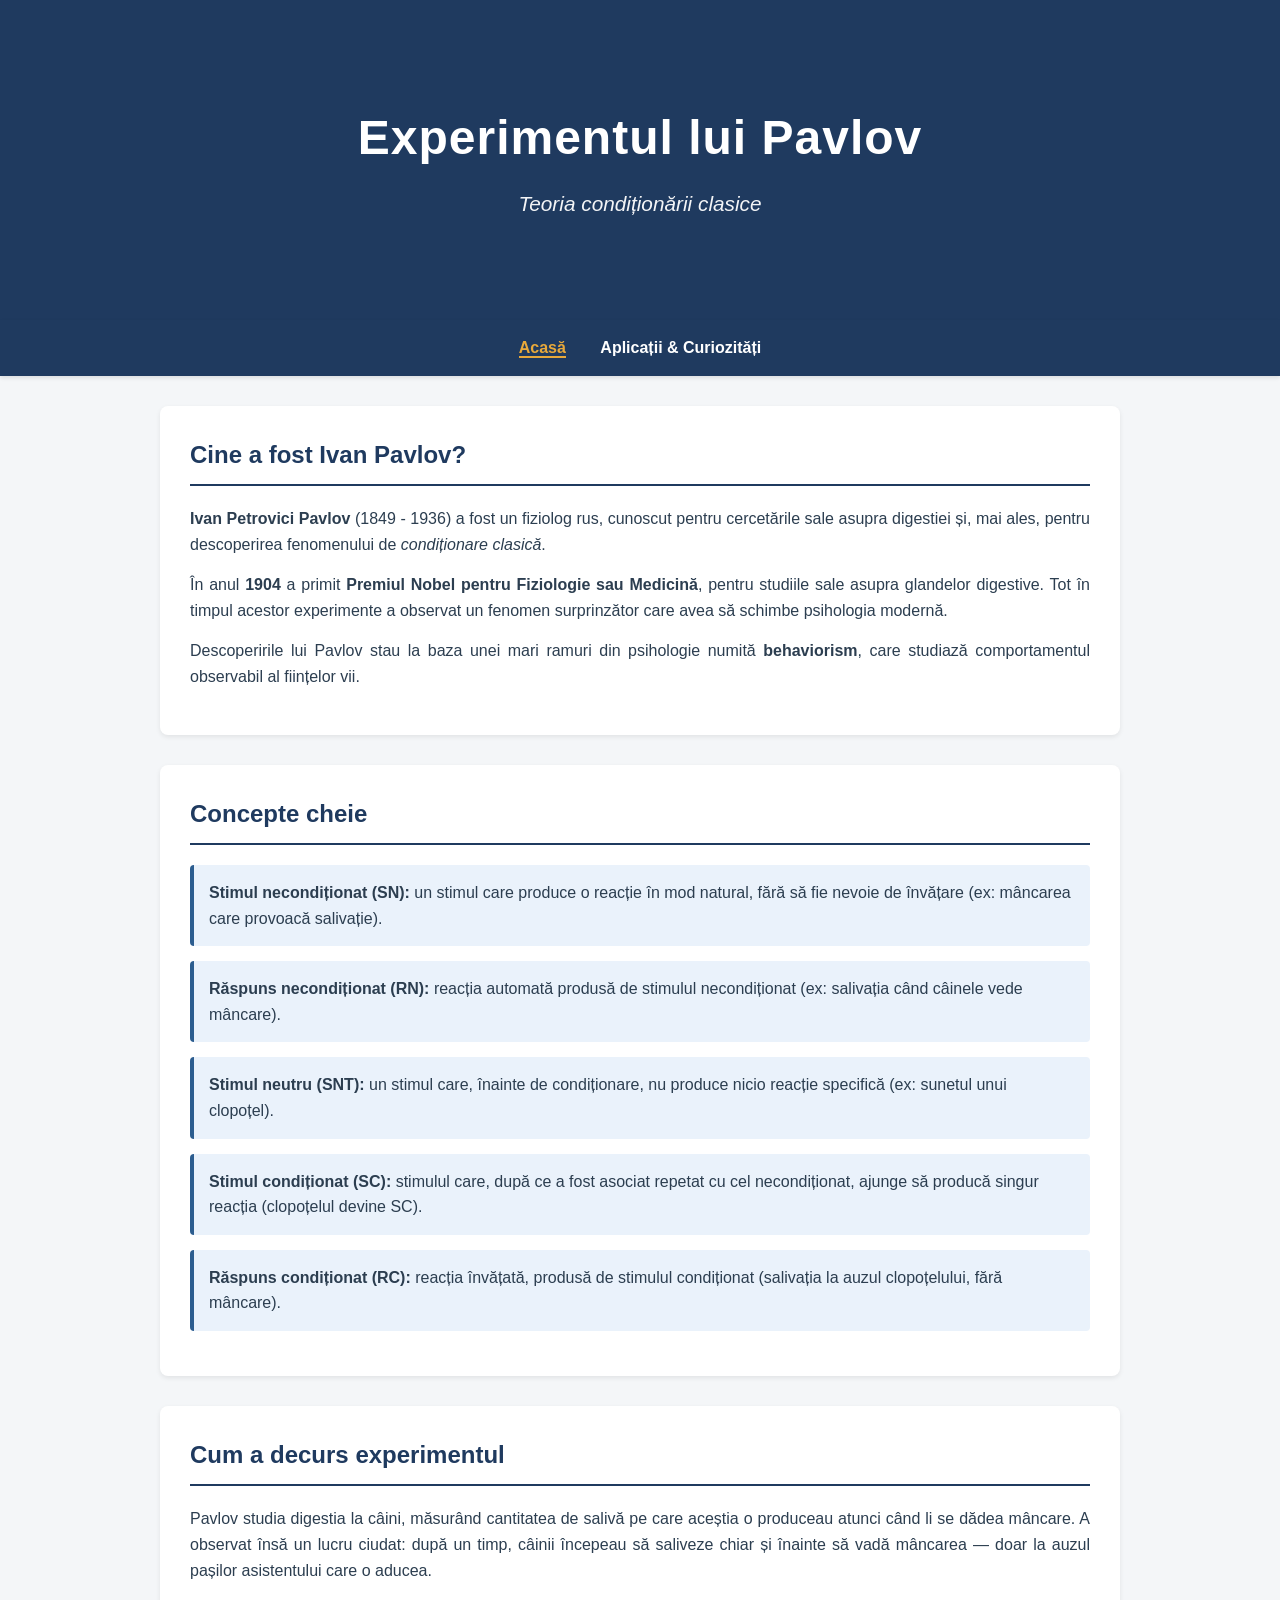
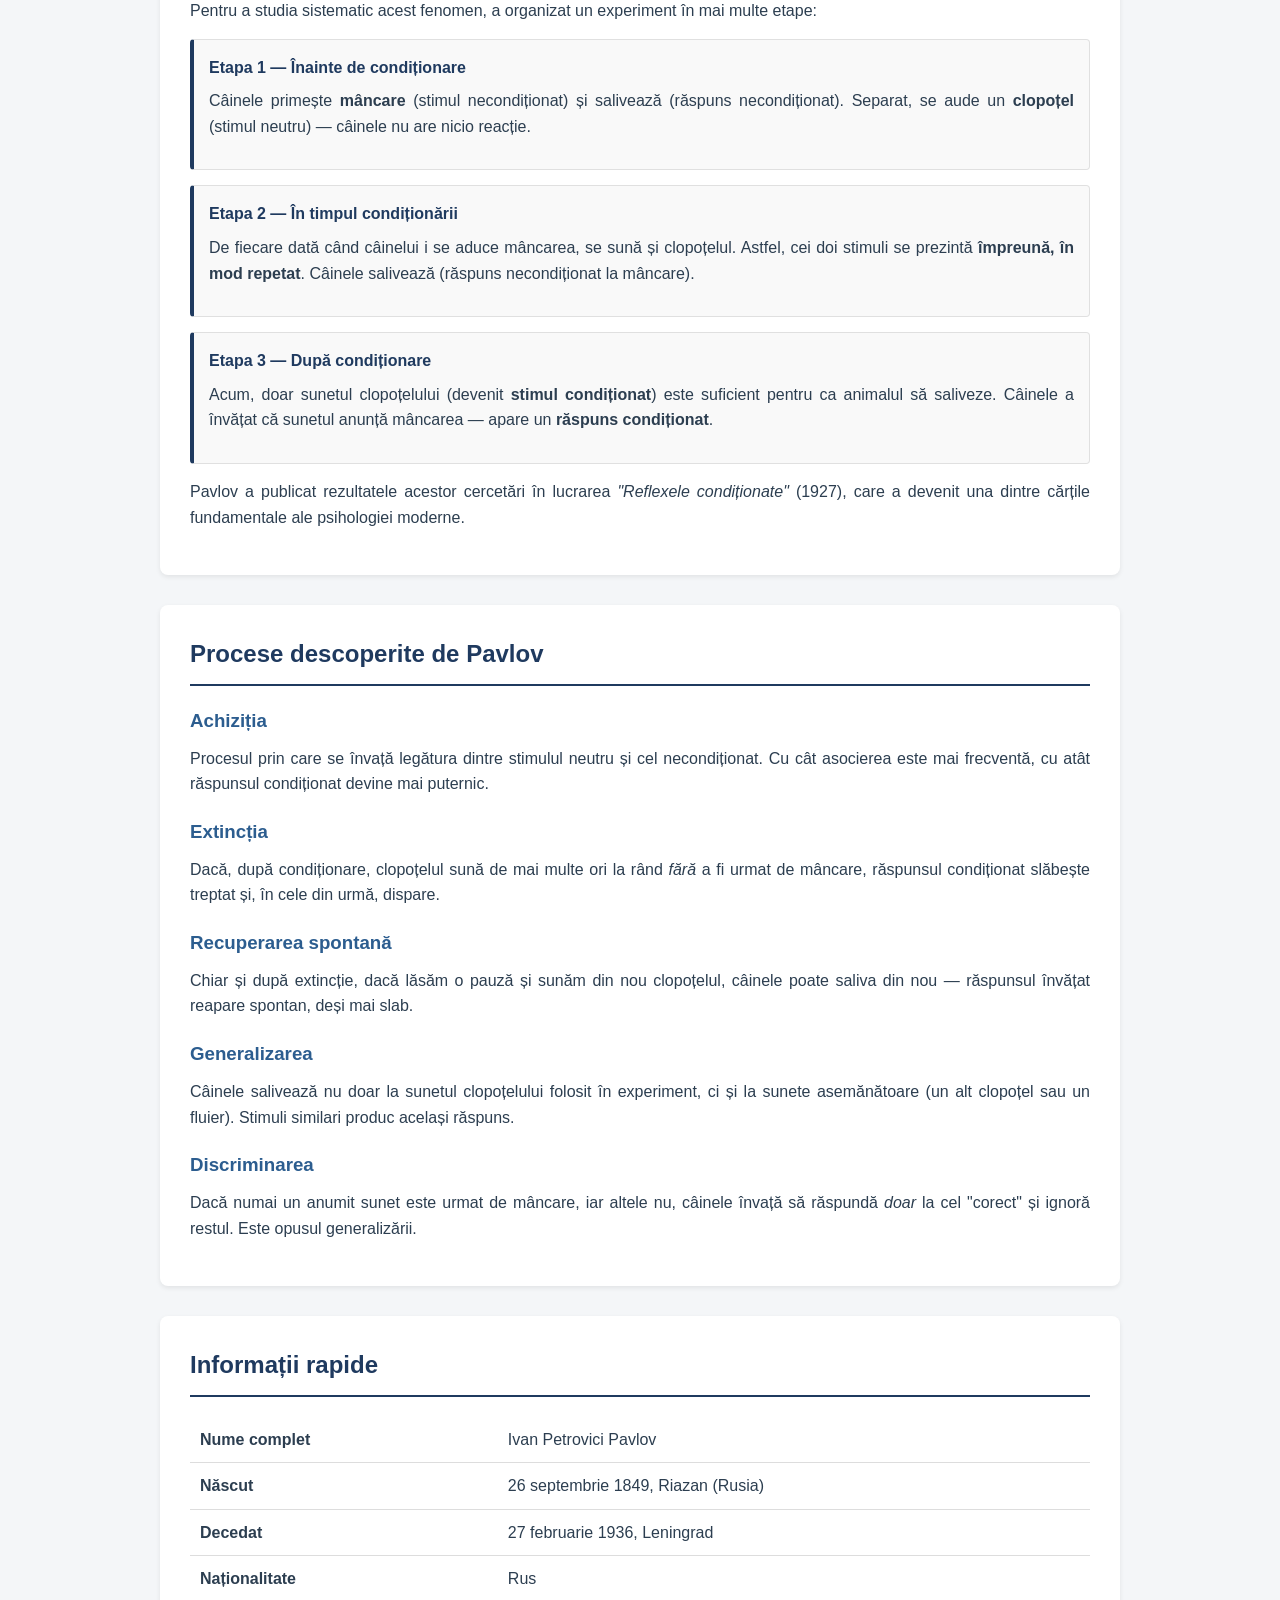
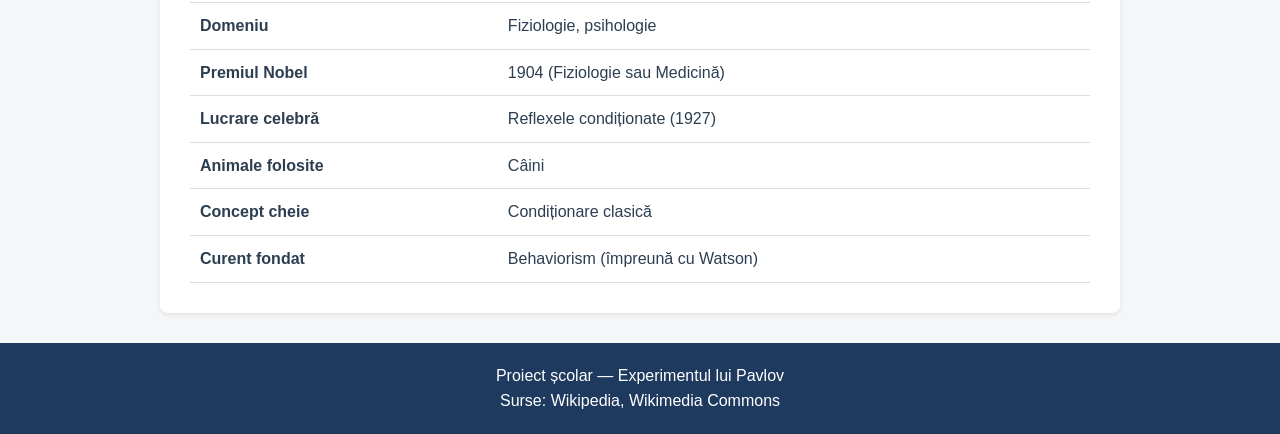
<file: index.html>
<!DOCTYPE html>
<!-- Limba paginii este romana, ca sa fie inteleasa de cititoarele de ecran -->
<html lang="ro">
<head>
    <!-- Setam codificarea pe UTF-8 ca sa apara corect diacriticele (ă, î, ș, ț, â) -->
    <meta charset="UTF-8">

    <!-- Face pagina sa arate bine si pe telefon (responsive) -->
    <meta name="viewport" content="width=device-width, initial-scale=1.0">

    <!-- Titlul care apare in tab-ul browserului -->
    <title>Experimentul lui Pavlov - Condiționarea clasică</title>

    <!-- Includem fisierul de stil partajat de ambele pagini -->
    <link rel="stylesheet" href="stil.css">

    <!-- Setam imaginea de fundal pentru antet (specifica acestei pagini) -->
    <!-- Folosim portretul lui Ivan Pavlov din Wikimedia Commons -->
    <style>
        header {
            background-image: linear-gradient(rgba(31, 58, 95, 0.7), rgba(31, 58, 95, 0.7)),
                              url('https://pymstatic.com/7157/conversions/ivan-pavlov-social.jpg');
        }
    </style>
</head>

<body>

    <!-- ANTETUL: titlul mare al paginii -->
    <header>
        <h1>Experimentul lui Pavlov</h1>
        <p>Teoria condiționării clasice</p>
    </header>

    <!-- MENIU DE NAVIGARE: link-uri catre cele doua pagini -->
    <!-- Clasa "activ" marcheaza pagina curenta -->
    <nav>
        <a href="index.html" class="activ">Acasă</a>
        <a href="atractii.html">Aplicații & Curiozități</a>
    </nav>

    <!-- CONTINUTUL PRINCIPAL al paginii -->
    <main>

        <!-- Sectiunea 1: Despre Pavlov si introducerea generala -->
        <section id="despre">
            <h2>Cine a fost Ivan Pavlov?</h2>
            <p>
                <strong>Ivan Petrovici Pavlov</strong> (1849 - 1936) a fost un
                fiziolog rus, cunoscut pentru cercetările sale asupra digestiei
                și, mai ales, pentru descoperirea fenomenului de
                <em>condiționare clasică</em>.
            </p>
            <p>
                În anul <strong>1904</strong> a primit
                <strong>Premiul Nobel pentru Fiziologie sau Medicină</strong>,
                pentru studiile sale asupra glandelor digestive. Tot în timpul
                acestor experimente a observat un fenomen surprinzător care
                avea să schimbe psihologia modernă.
            </p>
            <p>
                Descoperirile lui Pavlov stau la baza unei mari ramuri din
                psihologie numită <strong>behaviorism</strong>, care studiază
                comportamentul observabil al ființelor vii.
            </p>
        </section>

        <!-- Sectiunea 2: Concepte cheie -->
        <section id="concepte">
            <h2>Concepte cheie</h2>

            <div class="concept">
                <strong>Stimul necondiționat (SN):</strong> un stimul care
                produce o reacție în mod natural, fără să fie nevoie de învățare
                (ex: mâncarea care provoacă salivație).
            </div>

            <div class="concept">
                <strong>Răspuns necondiționat (RN):</strong> reacția automată
                produsă de stimulul necondiționat (ex: salivația când câinele
                vede mâncare).
            </div>

            <div class="concept">
                <strong>Stimul neutru (SNT):</strong> un stimul care, înainte
                de condiționare, nu produce nicio reacție specifică (ex: sunetul
                unui clopoțel).
            </div>

            <div class="concept">
                <strong>Stimul condiționat (SC):</strong> stimulul care, după
                ce a fost asociat repetat cu cel necondiționat, ajunge să
                producă singur reacția (clopoțelul devine SC).
            </div>

            <div class="concept">
                <strong>Răspuns condiționat (RC):</strong> reacția învățată,
                produsă de stimulul condiționat (salivația la auzul
                clopoțelului, fără mâncare).
            </div>
        </section>

        <!-- Sectiunea 3: Experimentul propriu-zis - etape -->
        <section id="experiment">
            <h2>Cum a decurs experimentul</h2>
            <p>
                Pavlov studia digestia la câini, măsurând cantitatea de salivă
                pe care aceștia o produceau atunci când li se dădea mâncare.
                A observat însă un lucru ciudat: după un timp, câinii începeau
                să saliveze chiar și înainte să vadă mâncarea — doar la auzul
                pașilor asistentului care o aducea.
            </p>
            <p>
                Pentru a studia sistematic acest fenomen, a organizat un
                experiment în mai multe etape:
            </p>

            <div class="etapa">
                <h4>Etapa 1 — Înainte de condiționare</h4>
                <p>
                    Câinele primește <strong>mâncare</strong> (stimul
                    necondiționat) și salivează (răspuns necondiționat).
                    Separat, se aude un <strong>clopoțel</strong> (stimul
                    neutru) — câinele nu are nicio reacție.
                </p>
            </div>

            <div class="etapa">
                <h4>Etapa 2 — În timpul condiționării</h4>
                <p>
                    De fiecare dată când câinelui i se aduce mâncarea, se sună
                    și clopoțelul. Astfel, cei doi stimuli se prezintă
                    <strong>împreună, în mod repetat</strong>. Câinele
                    salivează (răspuns necondiționat la mâncare).
                </p>
            </div>

            <div class="etapa">
                <h4>Etapa 3 — După condiționare</h4>
                <p>
                    Acum, doar sunetul clopoțelului (devenit
                    <strong>stimul condiționat</strong>) este suficient pentru
                    ca animalul să saliveze. Câinele a învățat că sunetul
                    anunță mâncarea — apare un
                    <strong>răspuns condiționat</strong>.
                </p>
            </div>

            <p>
                Pavlov a publicat rezultatele acestor cercetări în lucrarea
                <em>"Reflexele condiționate"</em> (1927), care a devenit una
                dintre cărțile fundamentale ale psihologiei moderne.
            </p>
        </section>

        <!-- Sectiunea 4: Procese suplimentare descoperite de Pavlov -->
        <section id="procese">
            <h2>Procese descoperite de Pavlov</h2>

            <h3>Achiziția</h3>
            <p>
                Procesul prin care se învață legătura dintre stimulul neutru
                și cel necondiționat. Cu cât asocierea este mai frecventă, cu
                atât răspunsul condiționat devine mai puternic.
            </p>

            <h3>Extincția</h3>
            <p>
                Dacă, după condiționare, clopoțelul sună de mai multe ori la
                rând <em>fără</em> a fi urmat de mâncare, răspunsul condiționat
                slăbește treptat și, în cele din urmă, dispare.
            </p>

            <h3>Recuperarea spontană</h3>
            <p>
                Chiar și după extincție, dacă lăsăm o pauză și sunăm din nou
                clopoțelul, câinele poate saliva din nou — răspunsul învățat
                reapare spontan, deși mai slab.
            </p>

            <h3>Generalizarea</h3>
            <p>
                Câinele salivează nu doar la sunetul clopoțelului folosit în
                experiment, ci și la sunete asemănătoare (un alt clopoțel sau
                un fluier). Stimuli similari produc același răspuns.
            </p>

            <h3>Discriminarea</h3>
            <p>
                Dacă numai un anumit sunet este urmat de mâncare, iar altele
                nu, câinele învață să răspundă <em>doar</em> la cel "corect"
                și ignoră restul. Este opusul generalizării.
            </p>
        </section>

        <!-- Sectiunea 5: Tabel cu informatii rapide despre Pavlov -->
        <section id="informatii">
            <h2>Informații rapide</h2>
            <table>
                <!-- Fiecare rand este o pereche eticheta-valoare -->
                <tr>
                    <td>Nume complet</td>
                    <td>Ivan Petrovici Pavlov</td>
                </tr>
                <tr>
                    <td>Născut</td>
                    <td>26 septembrie 1849, Riazan (Rusia)</td>
                </tr>
                <tr>
                    <td>Decedat</td>
                    <td>27 februarie 1936, Leningrad</td>
                </tr>
                <tr>
                    <td>Naționalitate</td>
                    <td>Rus</td>
                </tr>
                <tr>
                    <td>Domeniu</td>
                    <td>Fiziologie, psihologie</td>
                </tr>
                <tr>
                    <td>Premiul Nobel</td>
                    <td>1904 (Fiziologie sau Medicină)</td>
                </tr>
                <tr>
                    <td>Lucrare celebră</td>
                    <td>Reflexele condiționate (1927)</td>
                </tr>
                <tr>
                    <td>Animale folosite</td>
                    <td>Câini</td>
                </tr>
                <tr>
                    <td>Concept cheie</td>
                    <td>Condiționare clasică</td>
                </tr>
                <tr>
                    <td>Curent fondat</td>
                    <td>Behaviorism (împreună cu Watson)</td>
                </tr>
            </table>
        </section>

    </main>

    <!-- SUBSOLUL paginii -->
    <footer>
        <p>Proiect școlar — Experimentul lui Pavlov</p>
        <p>Surse: Wikipedia, Wikimedia Commons</p>
    </footer>

</body>
</html>
</file>
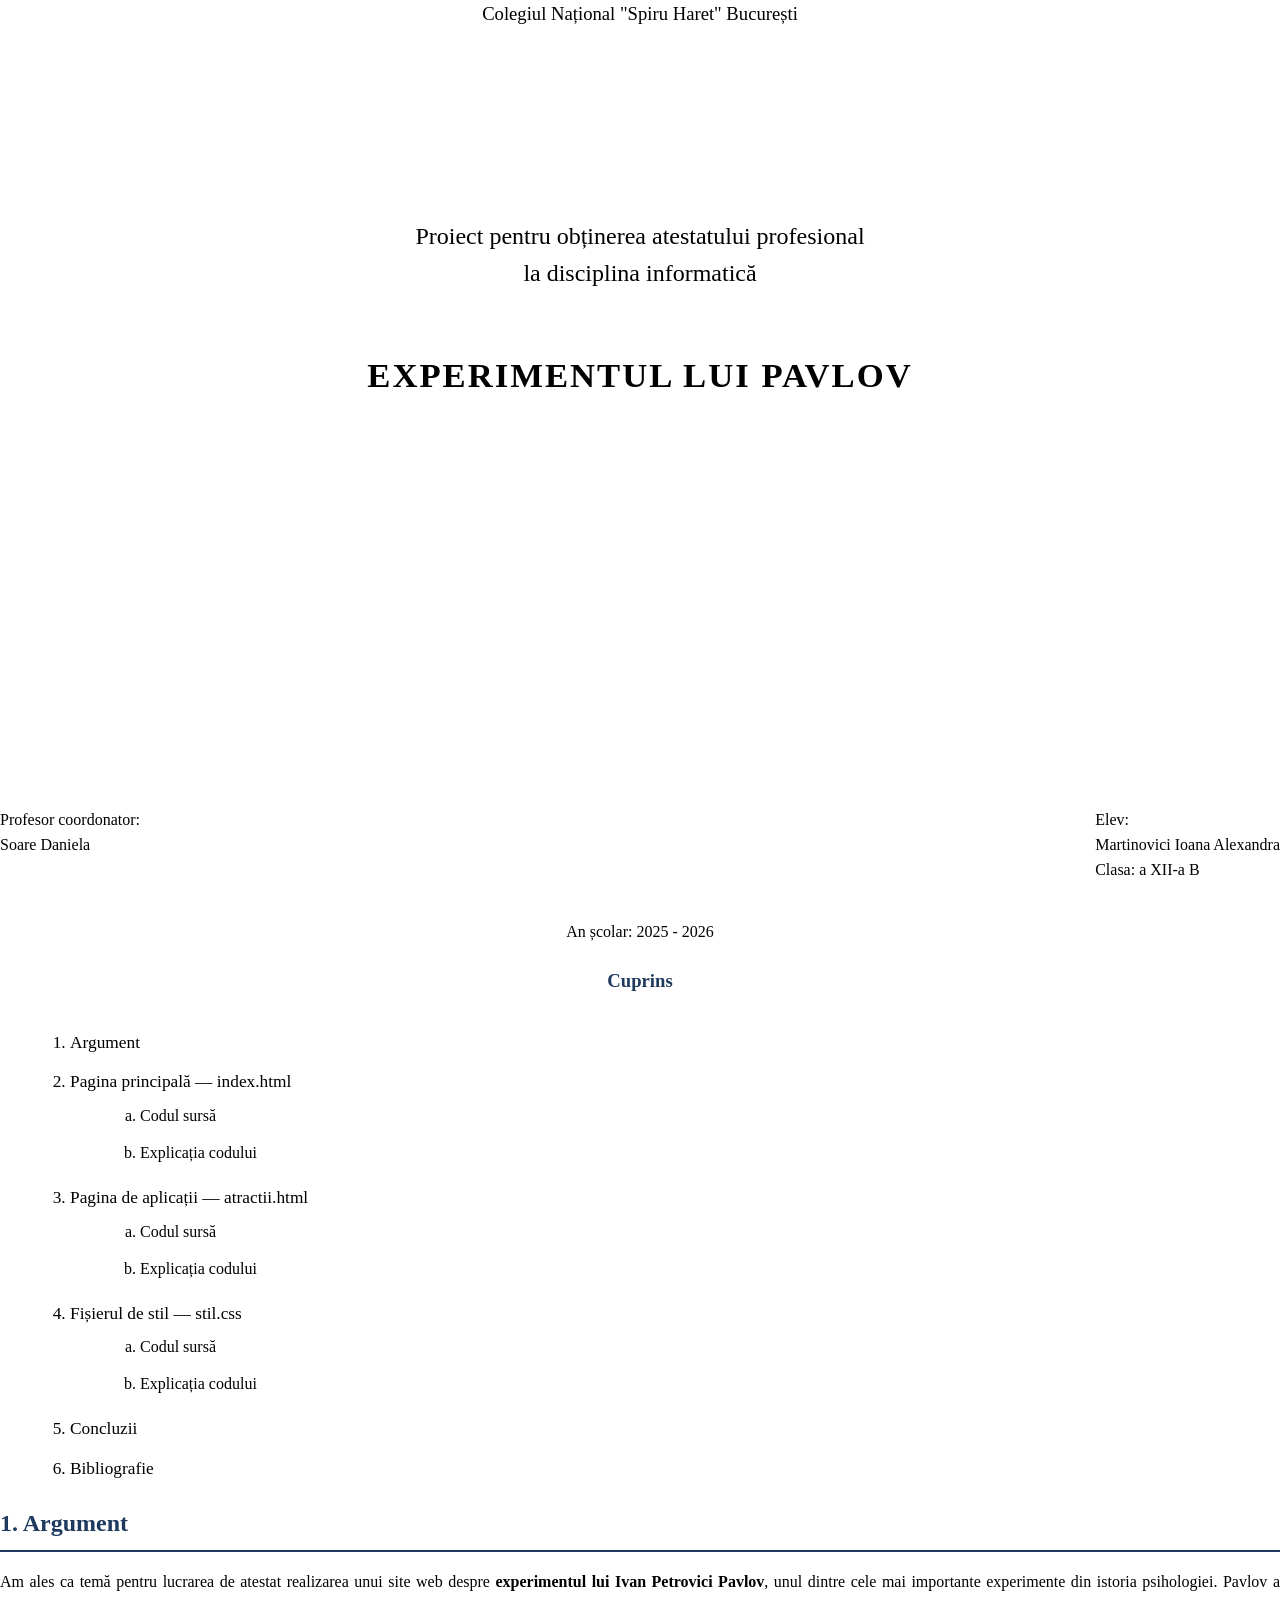
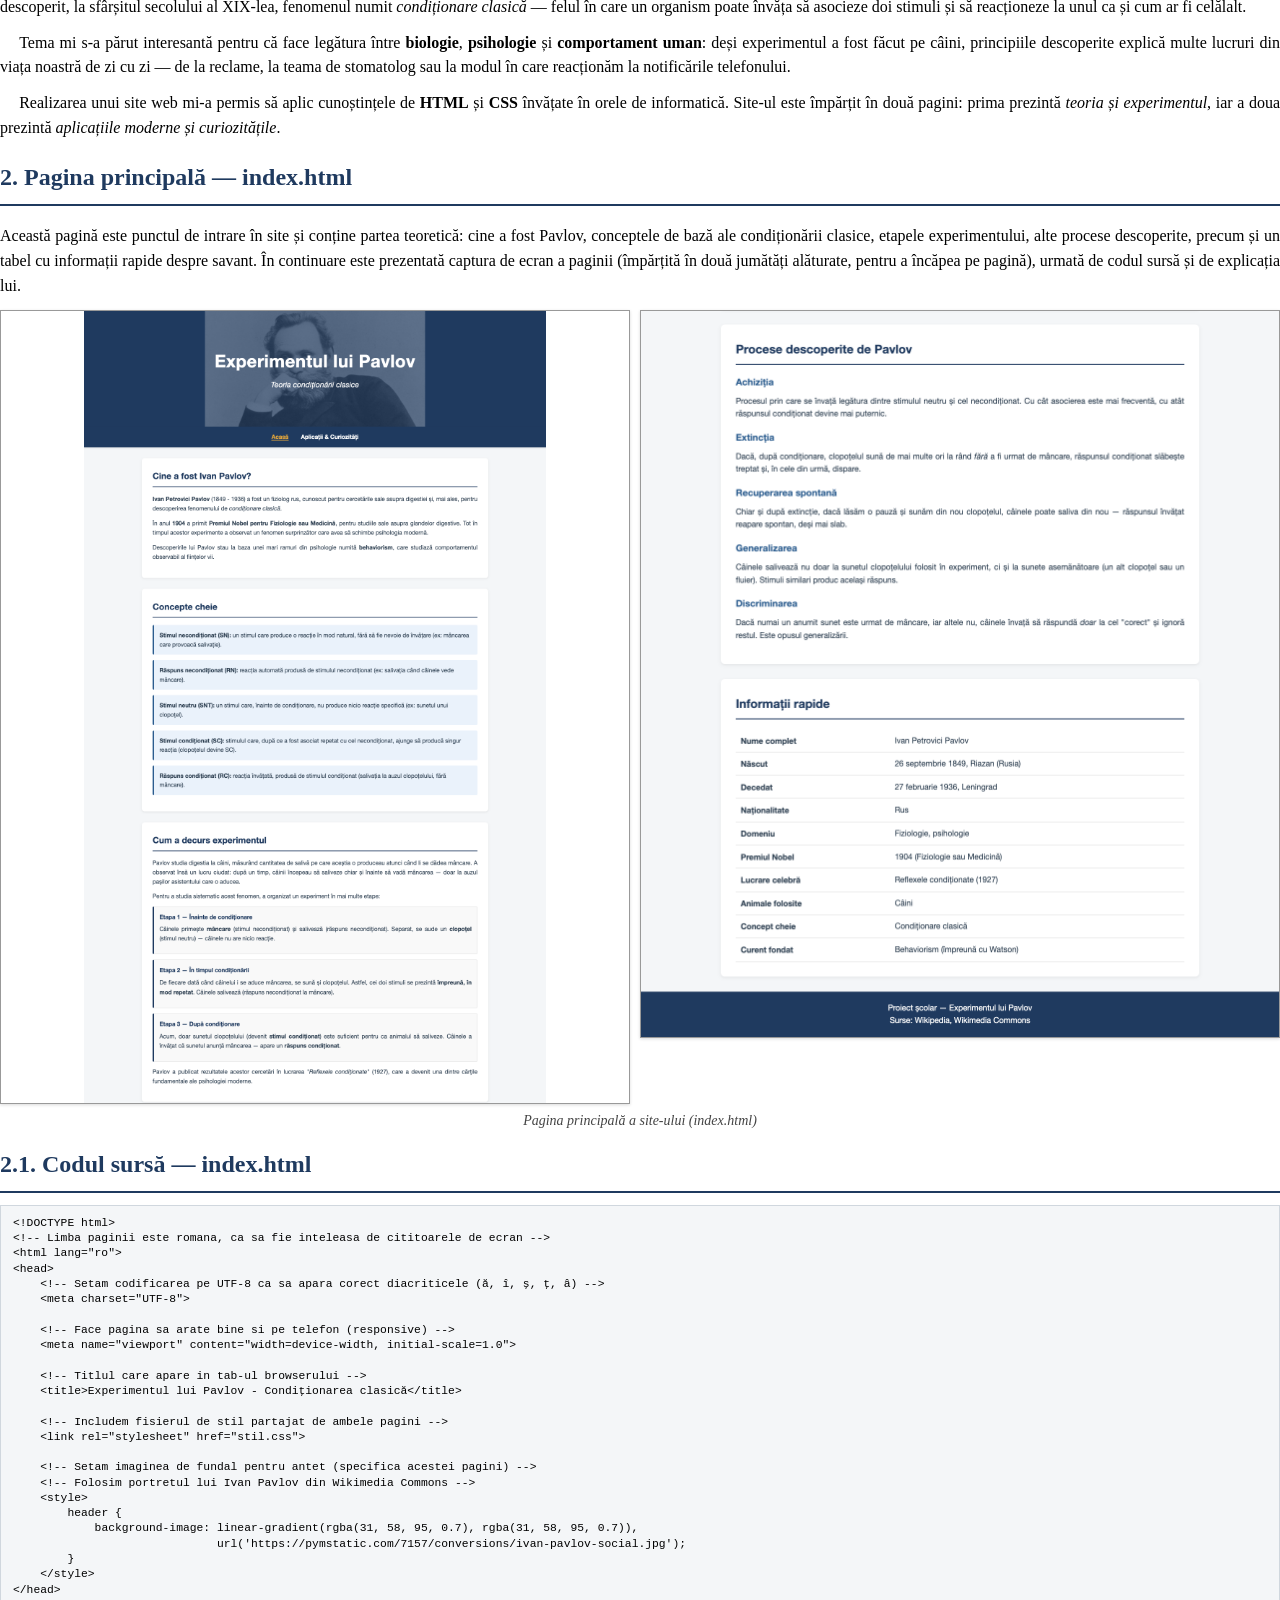
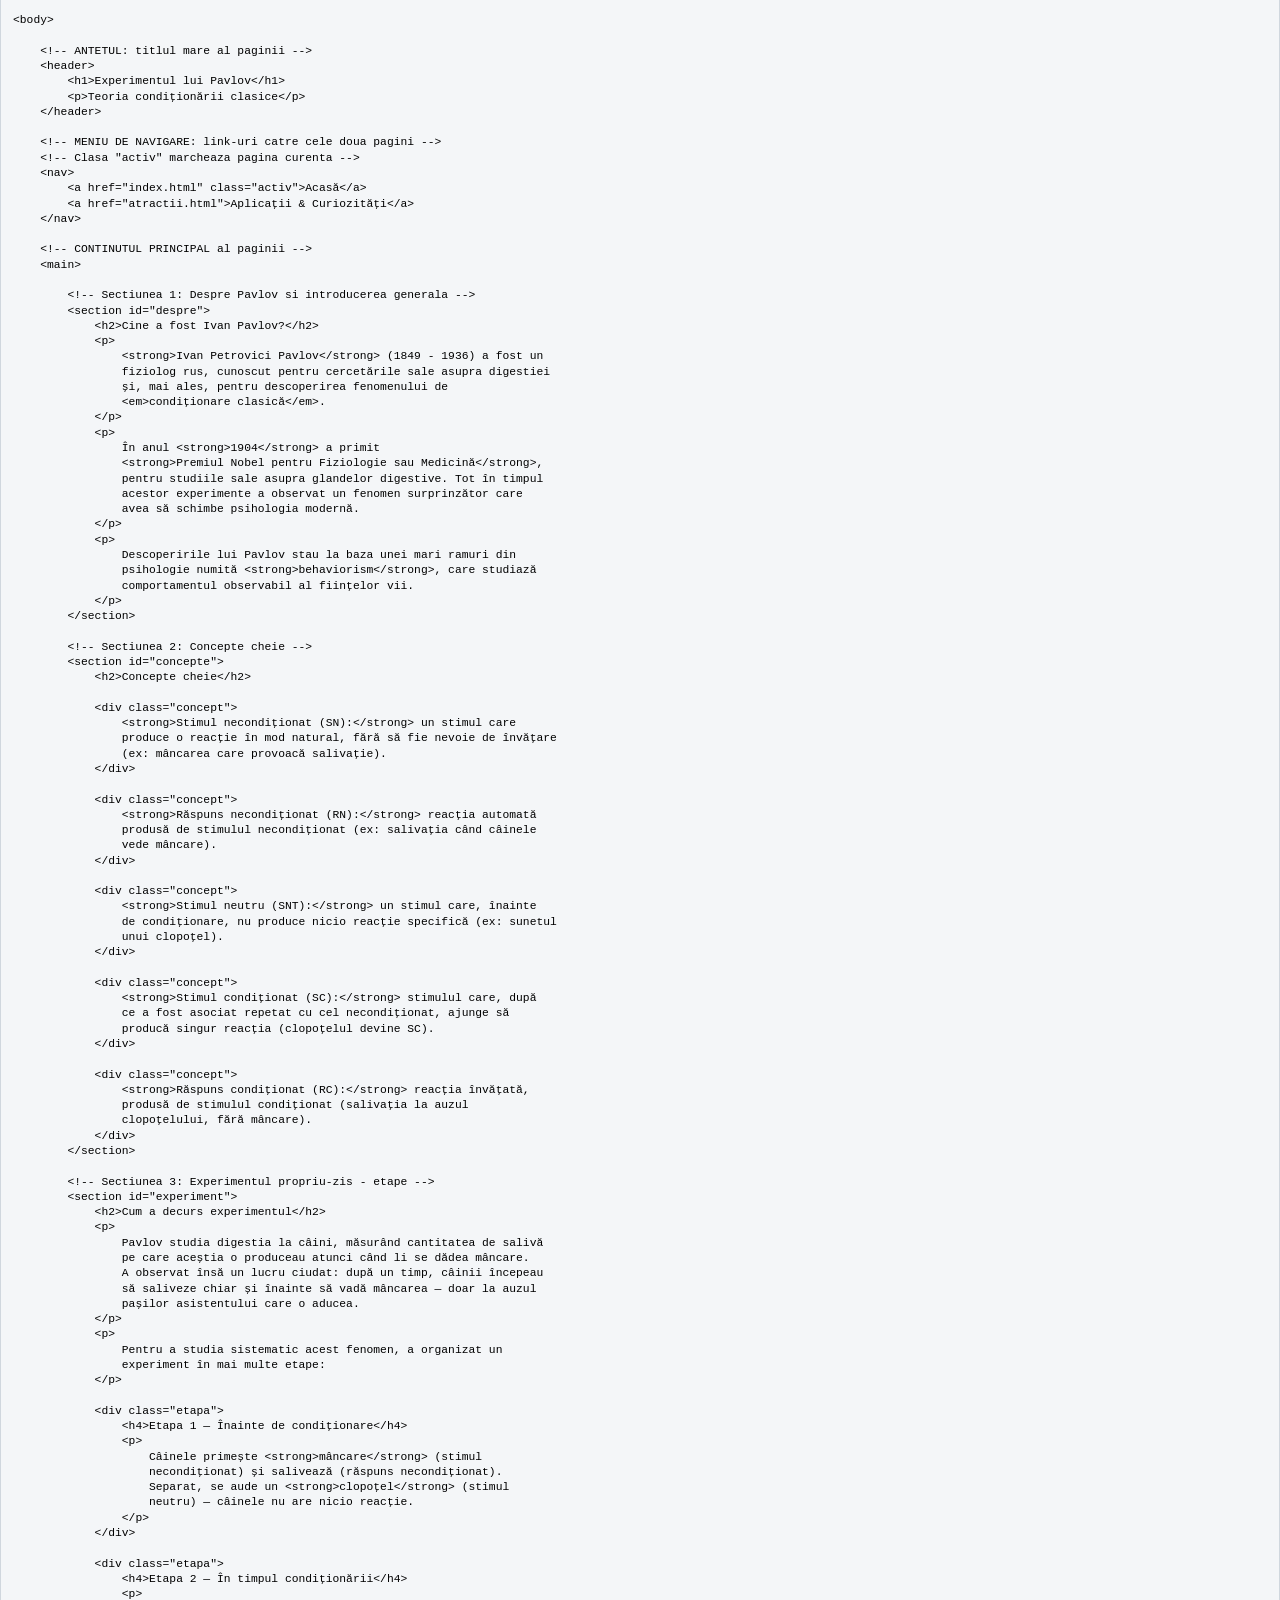
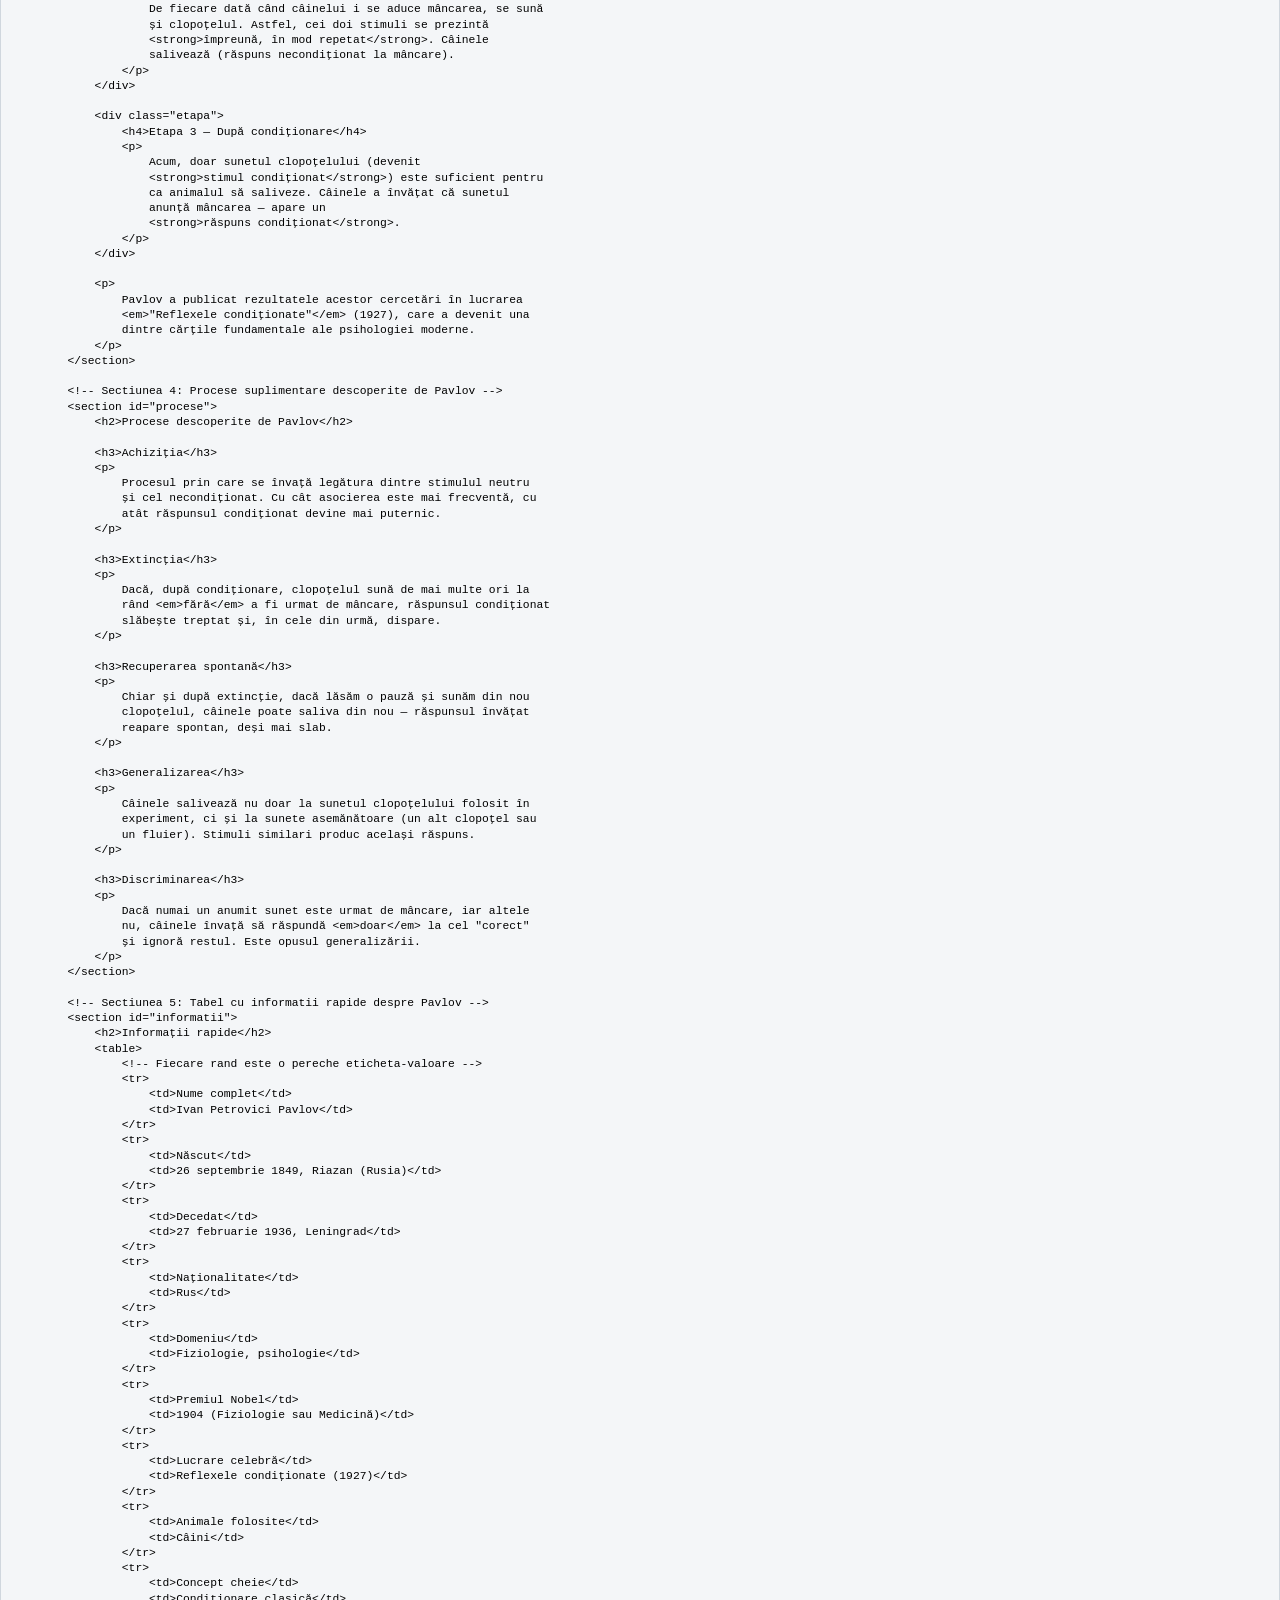
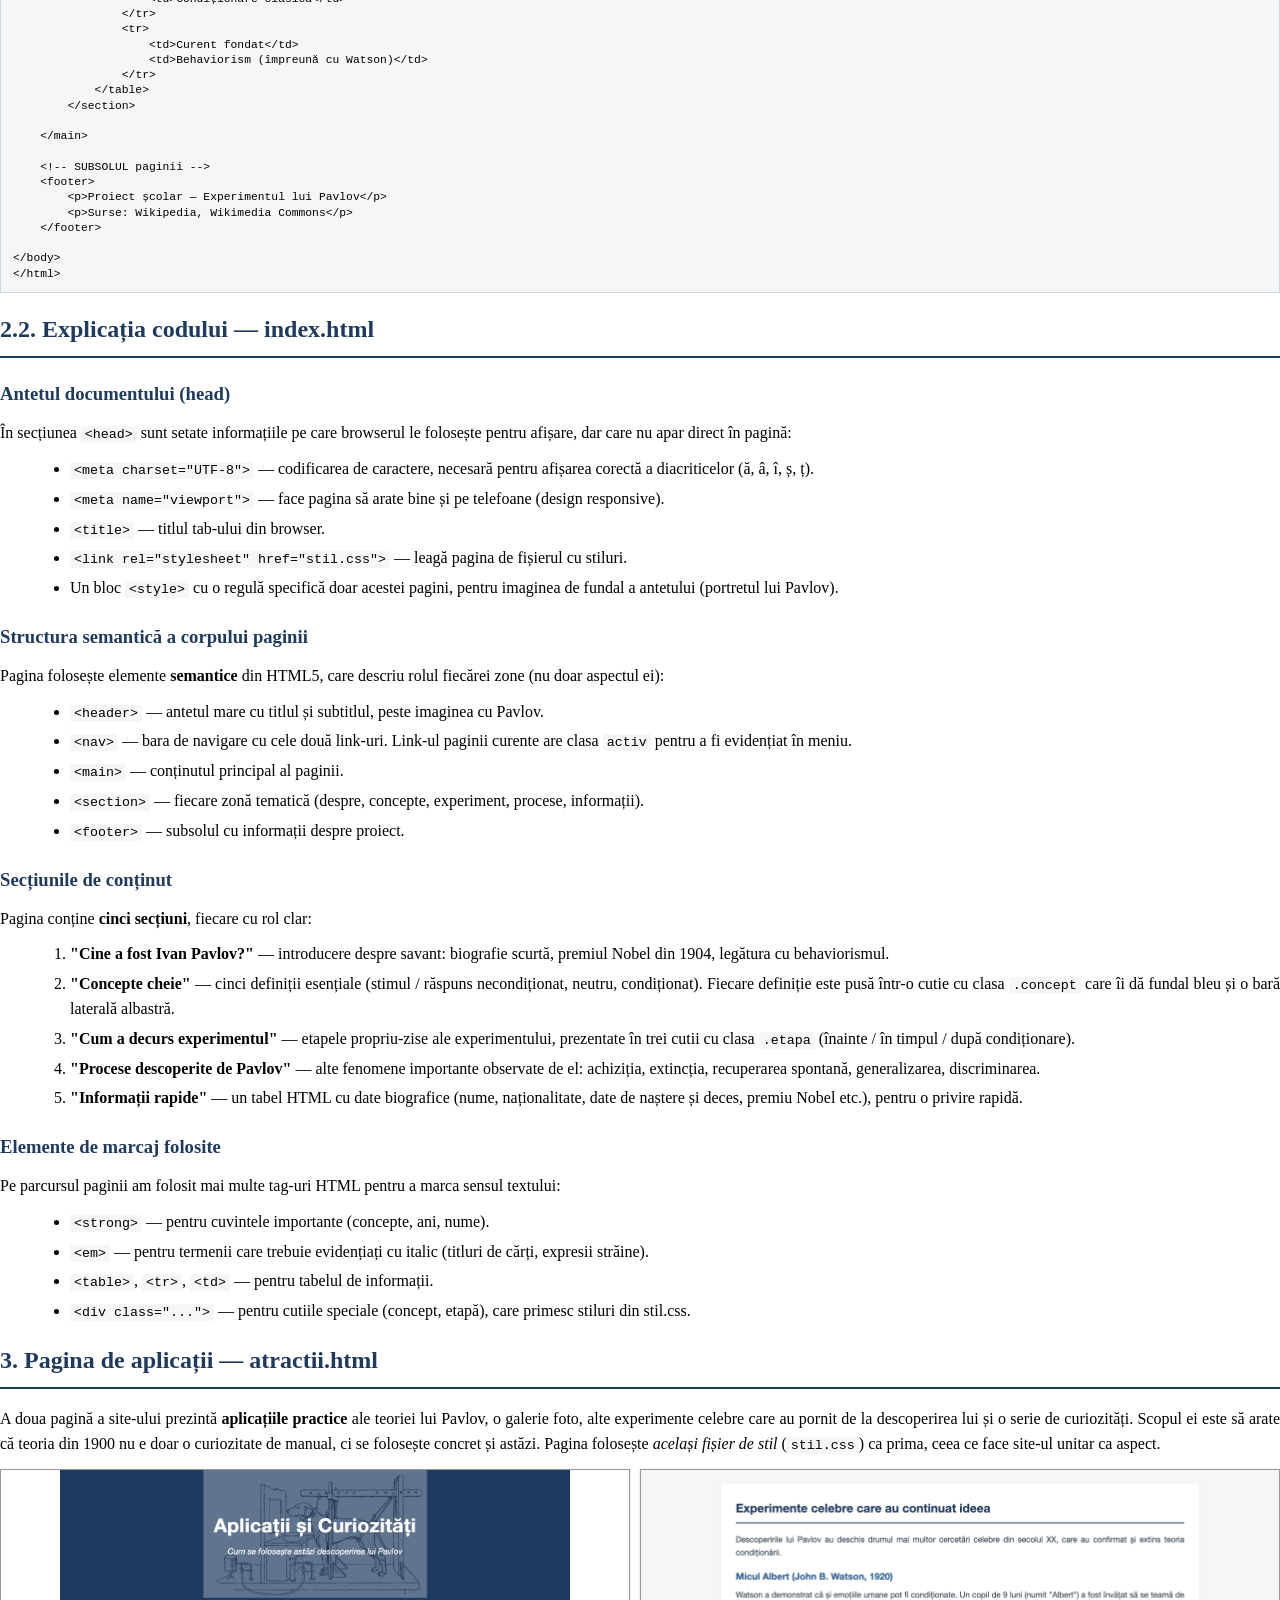
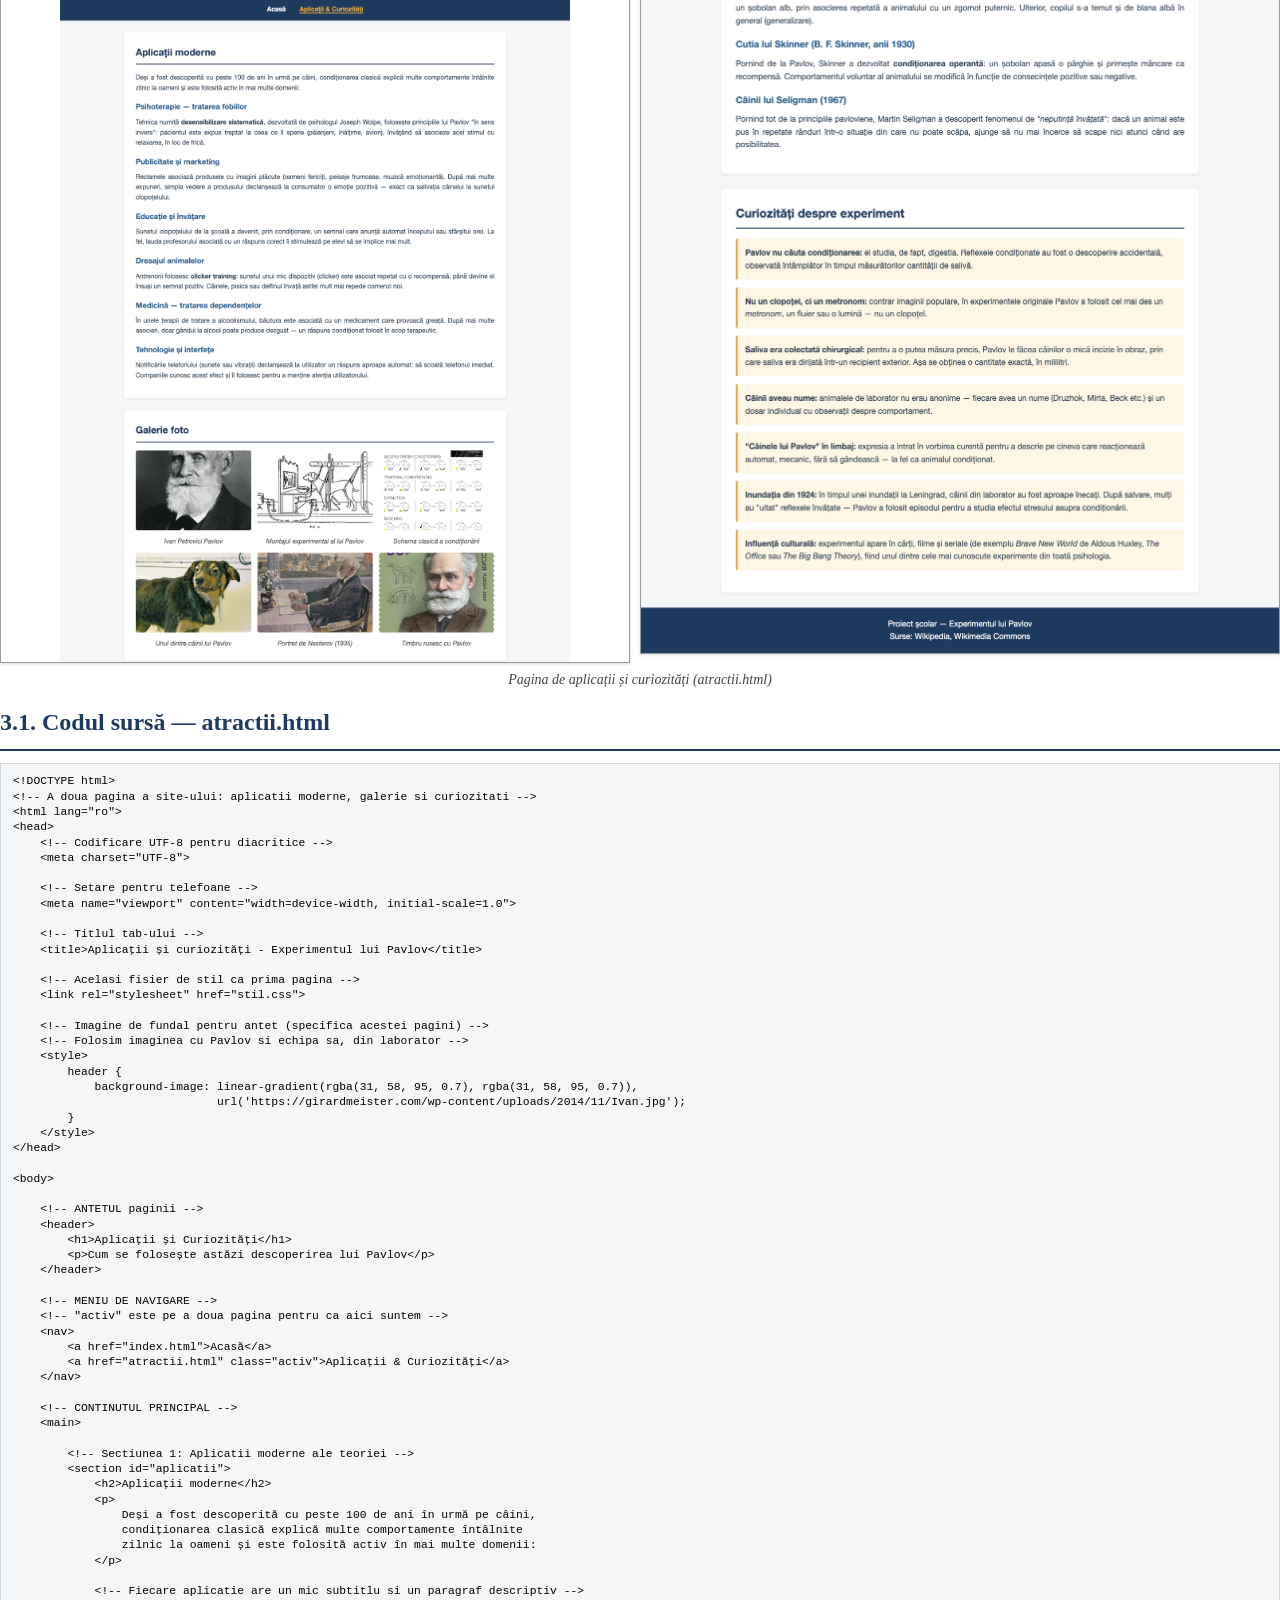
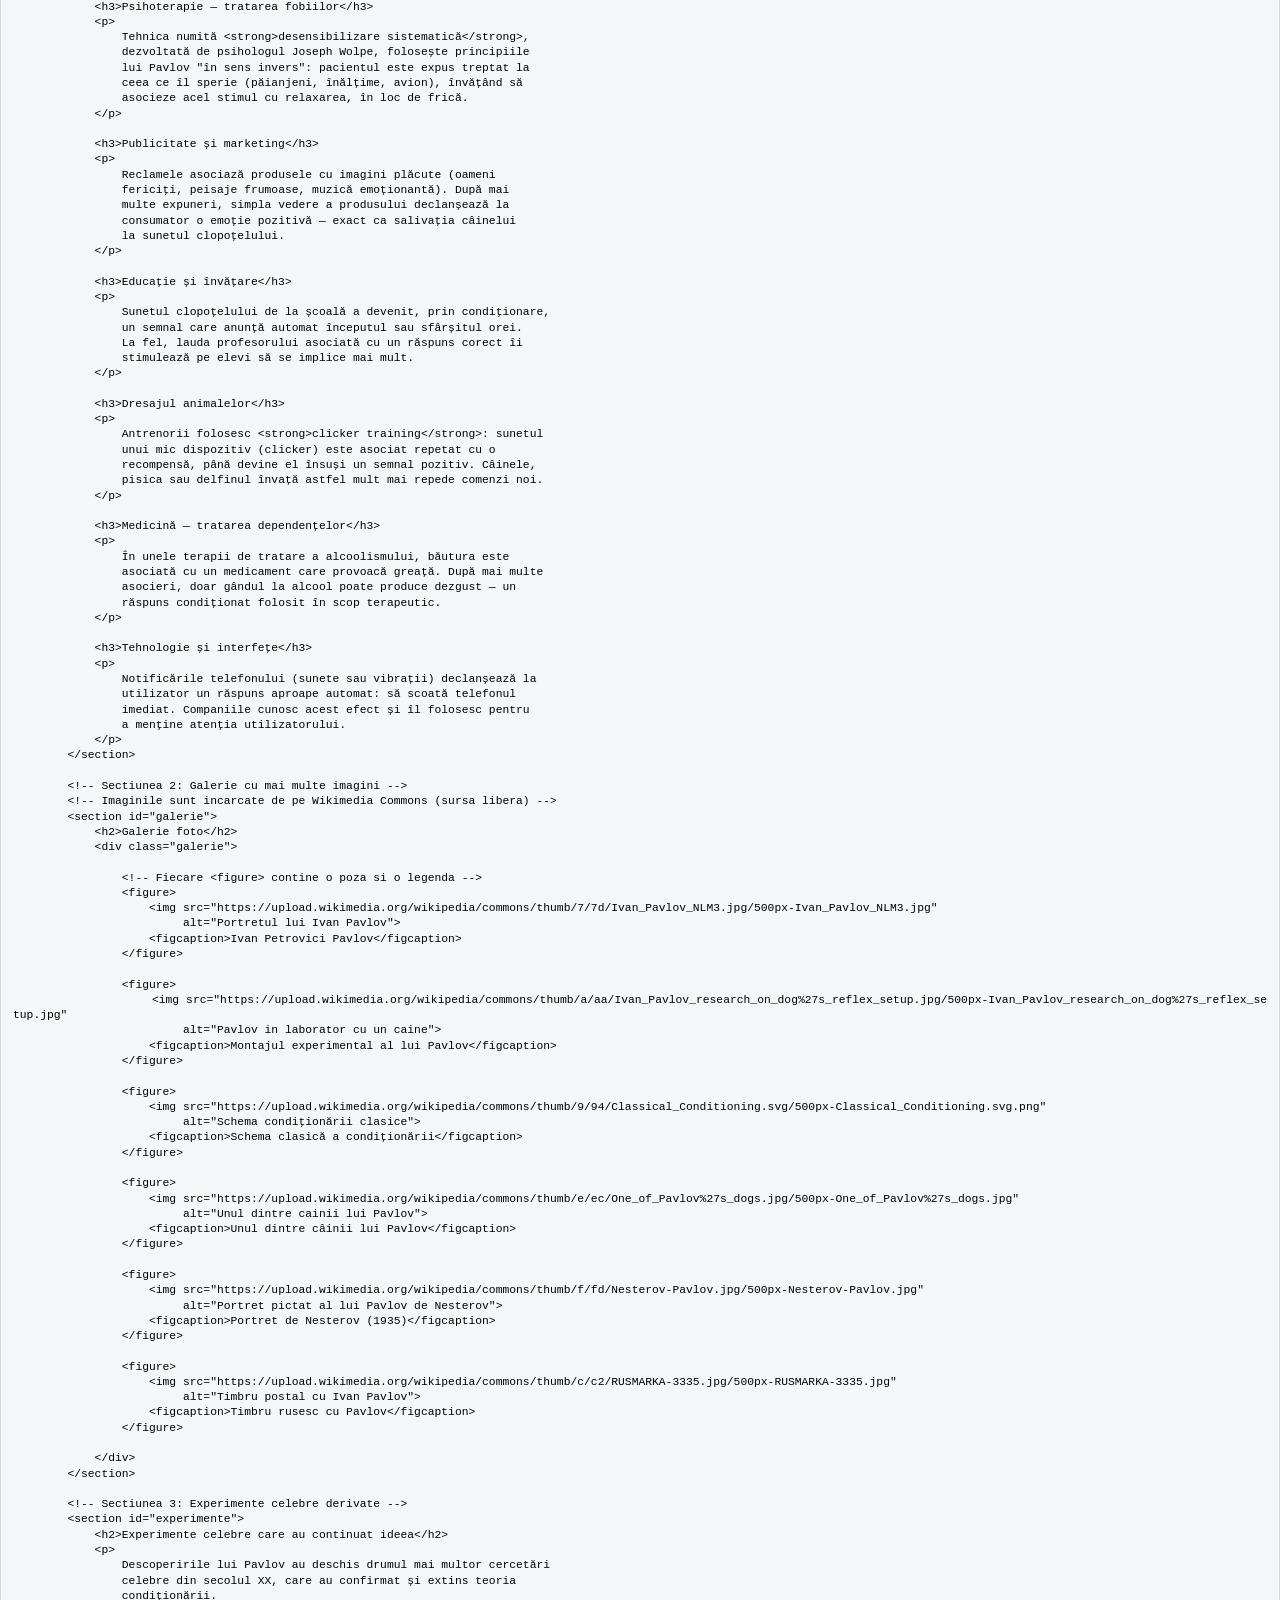
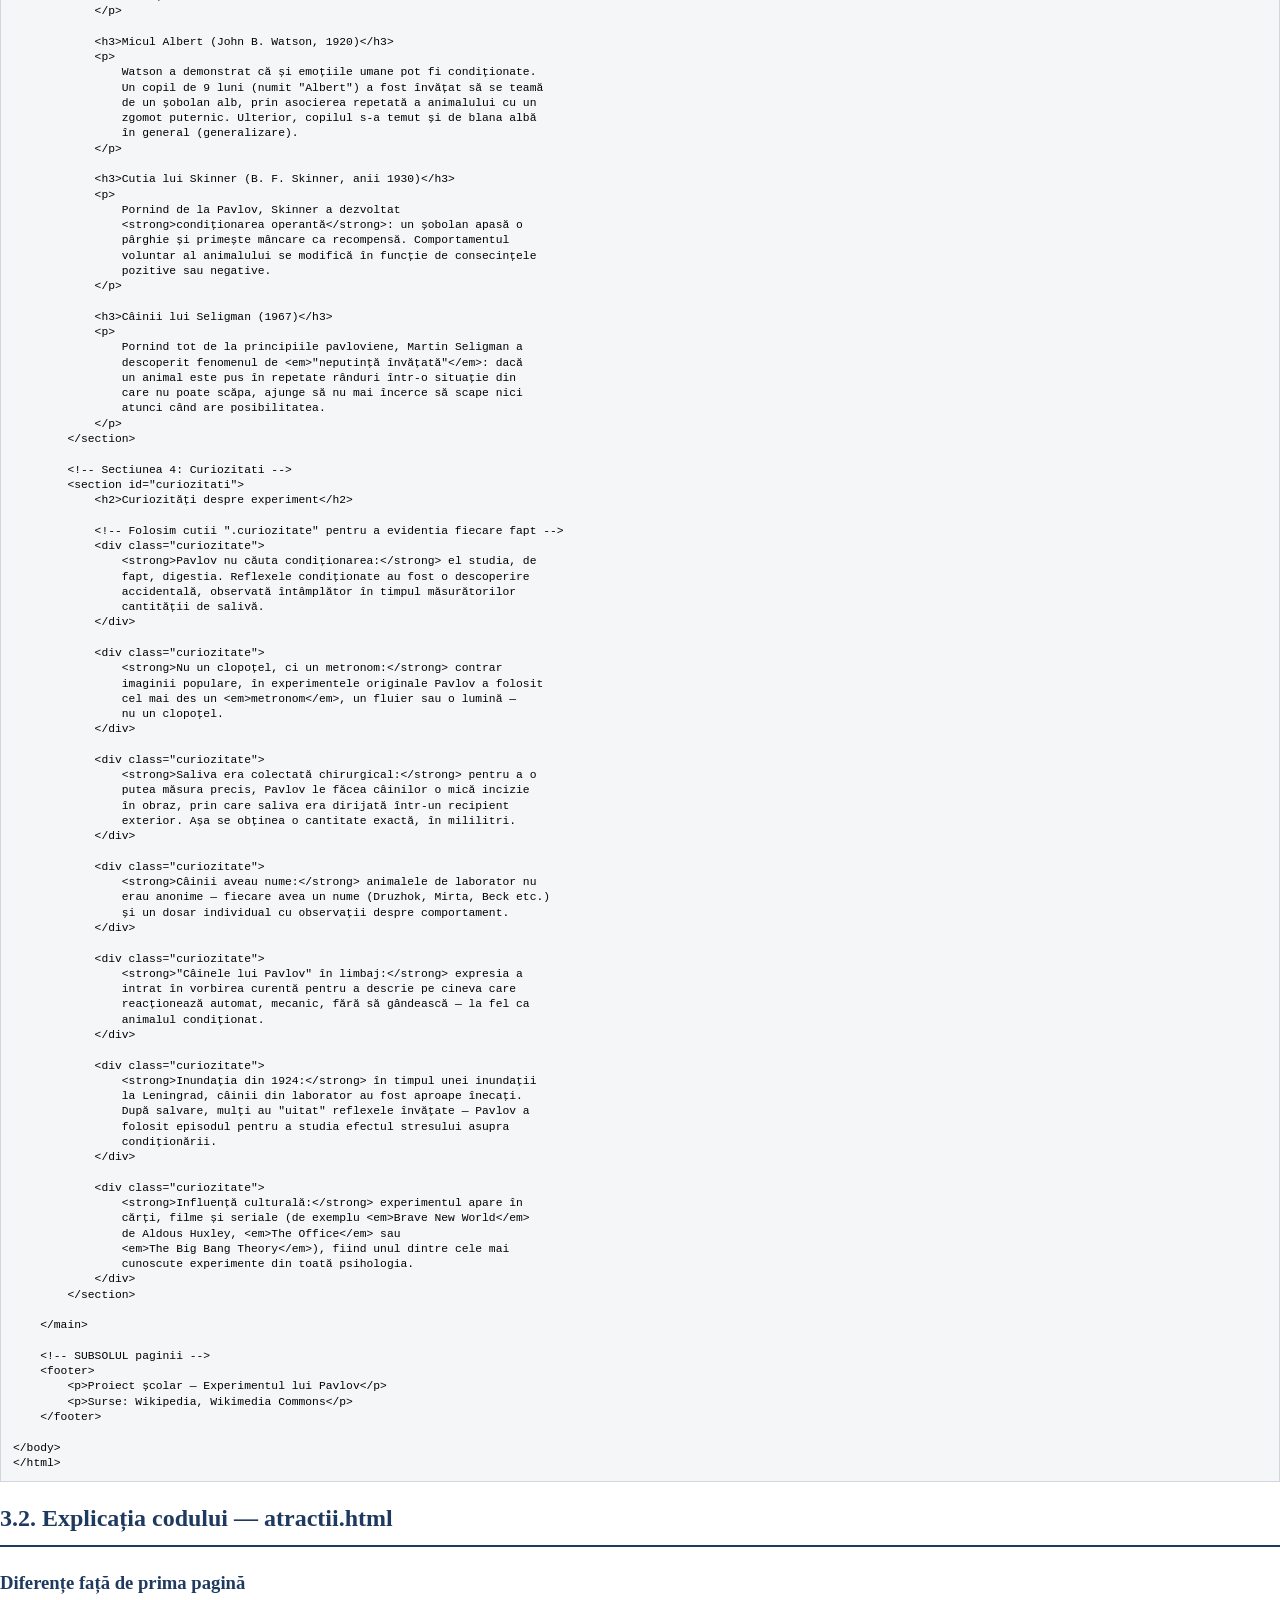
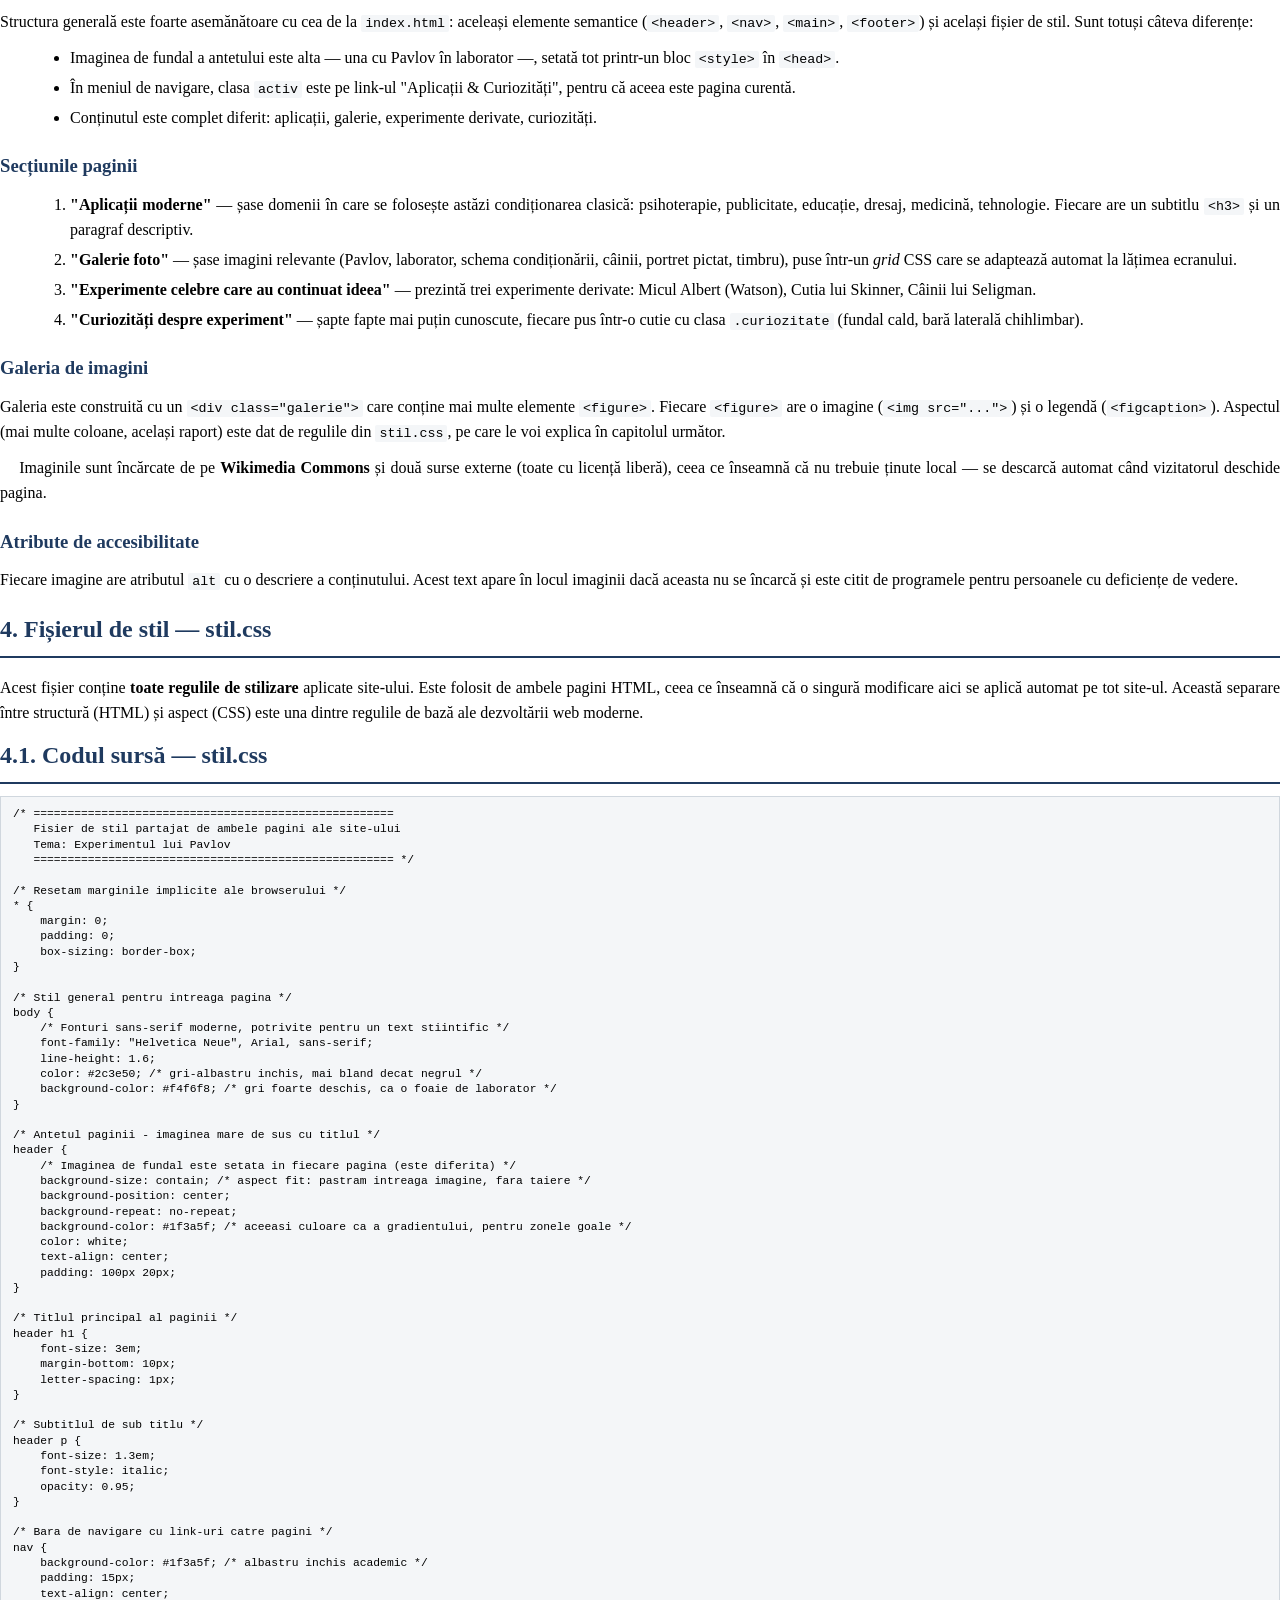
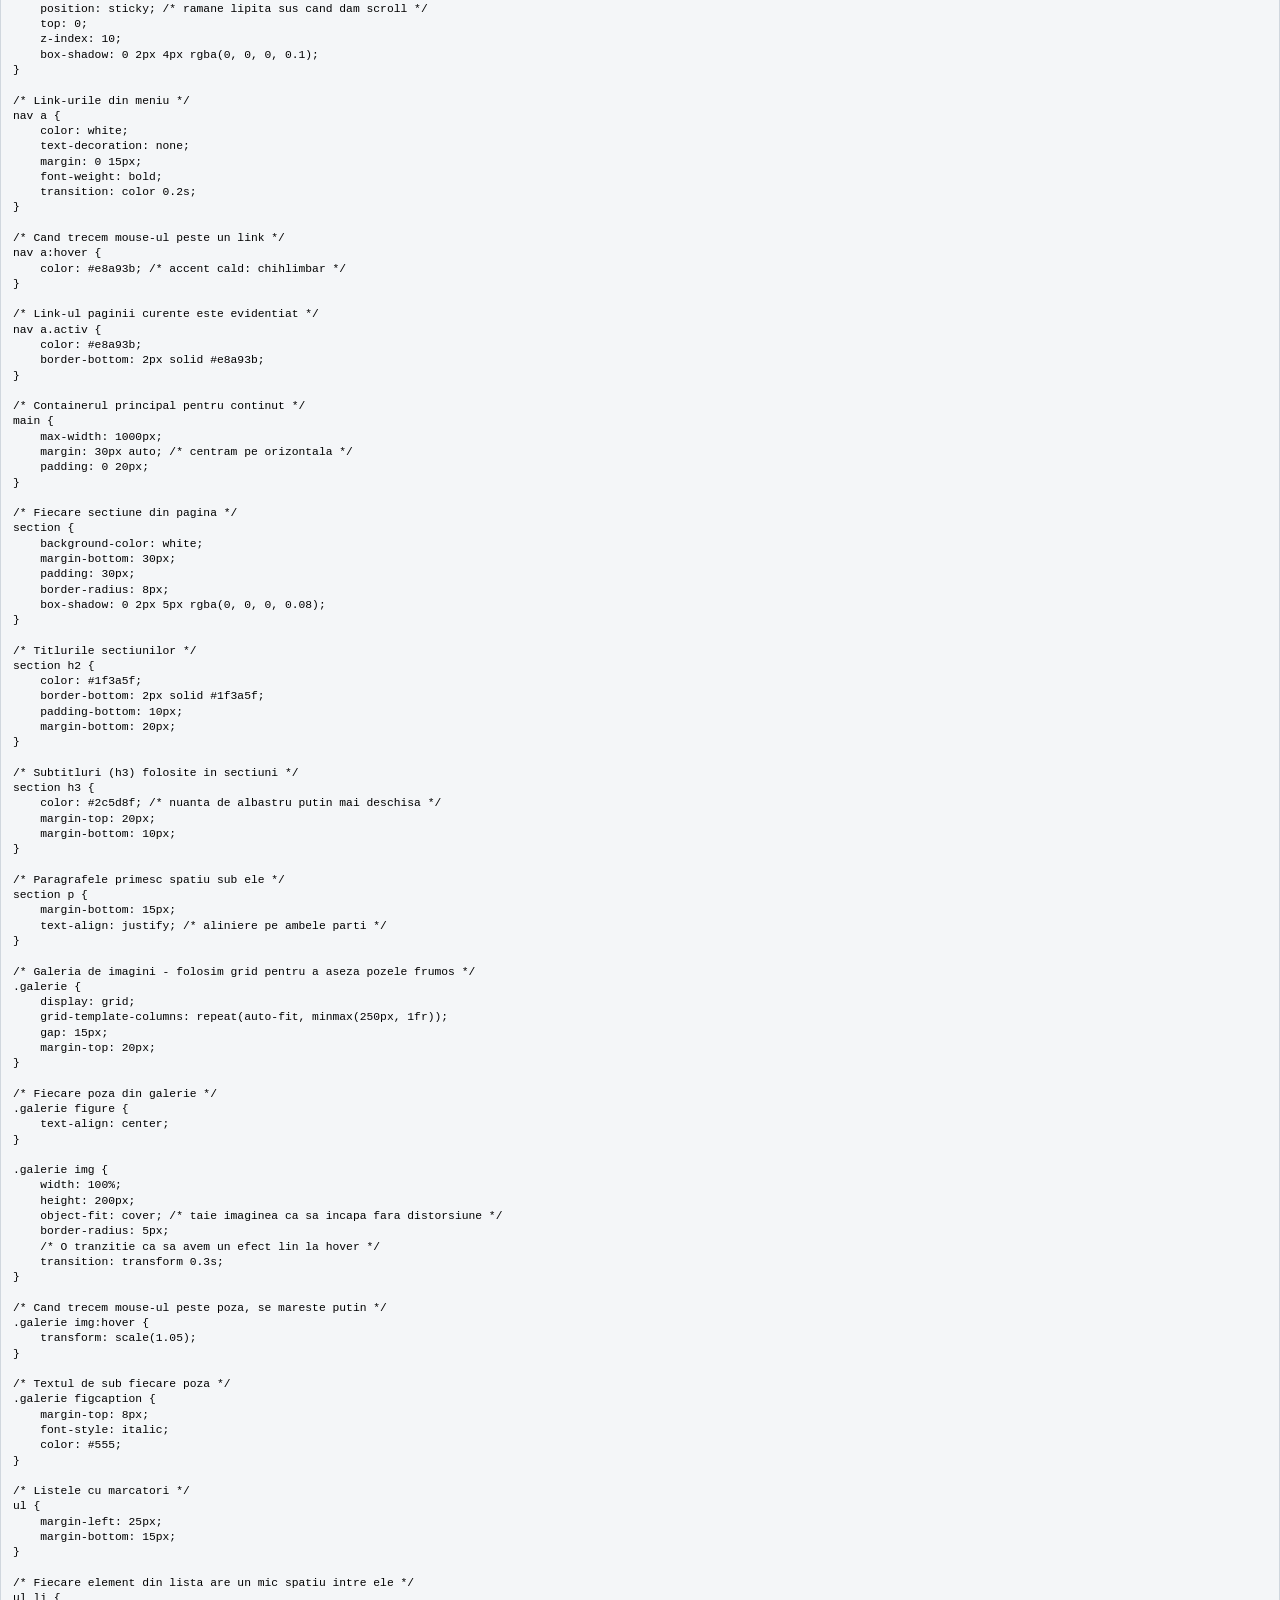
<file: documentatie.html>
<!DOCTYPE html>
<html lang="ro">
<head>
<meta charset="UTF-8">
<title>Lucrare de Atestat — Experimentul lui Pavlov</title>
<style>

@page {
    size: A4;
    margin: 2cm 1.8cm;
}

* {
    box-sizing: border-box;
}

body {
    font-family: "Times New Roman", Times, serif;
    font-size: 12pt;
    line-height: 1.55;
    color: #000;
    text-align: justify;
    margin: 0;
    padding: 0;
}

/* === COPERTA === */
.coperta {
    page-break-after: always;
    height: 25cm;
    display: flex;
    flex-direction: column;
}
.coperta .liceu {
    text-align: center;
    font-size: 14pt;
}
.coperta .subtitlu {
    text-align: center;
    font-size: 18pt;
    margin-top: 5cm;
}
.coperta .titlu-proiect {
    text-align: center;
    font-size: 26pt;
    font-weight: bold;
    margin-top: 1.5cm;
    text-transform: uppercase;
    letter-spacing: 2px;
}
.coperta .info-jos {
    margin-top: auto;
    display: flex;
    justify-content: space-between;
    font-size: 12pt;
    margin-bottom: 1cm;
}
.coperta .an {
    text-align: center;
    font-size: 12pt;
}

/* === CUPRINS === */
.cuprins {
    page-break-after: always;
}
.cuprins h2 {
    text-align: center;
    margin-bottom: 30px;
    color: #1f3a5f;
}
.cuprins ol {
    font-size: 13pt;
    line-height: 2;
    margin-left: 30px;
}
.cuprins ol ol {
    list-style-type: lower-alpha;
    font-size: 12pt;
}

/* === SECTIUNI / CAPITOLE ===
   Implicit: NU forteaza page break — lasam continutul sa curga natural.
   Doar pagina de cod si cea de coperta/cuprins forteaza break. */
.sectiune {
    /* nu mai are page-break-before: always */
    margin-top: 18px;
}

/* Pagina cu codul sursa - mereu pe pagina noua */
.cod-pagina {
    page-break-before: always;
}

/* Pentru a marca un break explicit cand e nevoie */
.break-before { page-break-before: always; }
.no-break { page-break-inside: avoid; }

h1 {
    font-size: 18pt;
    color: #1f3a5f;
    margin-top: 0;
    margin-bottom: 18px;
    border-bottom: 2px solid #1f3a5f;
    padding-bottom: 8px;
}

h2 {
    font-size: 14pt;
    color: #1f3a5f;
    margin-top: 22px;
    margin-bottom: 12px;
}

h3 {
    font-size: 12.5pt;
    margin-top: 18px;
    margin-bottom: 8px;
    font-style: italic;
    color: #2c5d8f;
}

p {
    margin: 0 0 11px 0;
    text-indent: 1.2em;
}

h1 + p, h2 + p, h3 + p {
    text-indent: 0;
}

/* === CAPTURI DE ECRAN ===
   Doua jumatati alaturate, pe aceeasi pagina cu titlul sectiunii. */
.captura-pereche {
    display: flex;
    gap: 10px;
    justify-content: center;
    align-items: flex-start;
    margin: 12px 0 6px 0;
    page-break-inside: avoid;
}
.captura-pereche img {
    width: 50%;
    height: auto;
    max-height: 21cm;
    object-fit: contain;
    border: 1px solid #999;
    box-shadow: 0 1px 3px rgba(0,0,0,0.15);
}
.legenda {
    text-align: center;
    font-style: italic;
    font-size: 10.5pt;
    color: #444;
    margin-bottom: 14px;
}

/* === BLOCURI DE COD === */
.cod-pagina h1 {
    margin-bottom: 12px;
}
pre {
    background-color: #f4f6f8;
    border: 1px solid #d0d7de;
    padding: 10px 12px;
    font-family: "Courier New", Courier, monospace;
    font-size: 8.5pt;
    line-height: 1.35;
    white-space: pre-wrap;
    word-break: break-all;
    margin: 8px 0;
}
code {
    font-family: "Courier New", Courier, monospace;
    font-size: 10pt;
    background-color: #f4f6f8;
    padding: 1px 4px;
    border-radius: 2px;
}
pre code {
    background: none;
    padding: 0;
    font-size: inherit;
}

/* === LISTE === */
ul, ol {
    margin: 0 0 12px 30px;
}
li {
    margin-bottom: 5px;
}

/* === TABEL === */
table {
    border-collapse: collapse;
    width: 100%;
    margin: 12px 0;
    page-break-inside: avoid;
}
table th, table td {
    border: 1px solid #555;
    padding: 7px;
    text-align: left;
}
table th {
    background-color: #1f3a5f;
    color: white;
}

</style>
</head>
<body>

<!-- ================================================================== -->
<!-- COPERTA                                                            -->
<!-- ================================================================== -->
<div class="coperta">
    <div class="liceu">
        Colegiul Național "Spiru Haret" București
    </div>

    <div class="subtitlu">
        Proiect pentru obținerea atestatului profesional<br>
        la disciplina informatică
    </div>

    <div class="titlu-proiect">
        Experimentul lui Pavlov
    </div>

    <div class="info-jos">
        <div class="profesor">
            Profesor coordonator:<br>
            Soare Daniela
        </div>
        <div class="elev">
            Elev:<br>
            Martinovici Ioana Alexandra<br>
            Clasa: a XII-a B
        </div>
    </div>

    <div class="an">
        An școlar: 2025 - 2026
    </div>
</div>

<!-- ================================================================== -->
<!-- CUPRINS                                                            -->
<!-- ================================================================== -->
<div class="cuprins">
    <h2>Cuprins</h2>
    <ol>
        <li>Argument</li>
        <li>Pagina principală — index.html
            <ol>
                <li>Codul sursă</li>
                <li>Explicația codului</li>
            </ol>
        </li>
        <li>Pagina de aplicații — atractii.html
            <ol>
                <li>Codul sursă</li>
                <li>Explicația codului</li>
            </ol>
        </li>
        <li>Fișierul de stil — stil.css
            <ol>
                <li>Codul sursă</li>
                <li>Explicația codului</li>
            </ol>
        </li>
        <li>Concluzii</li>
        <li>Bibliografie</li>
    </ol>
</div>

<!-- ================================================================== -->
<!-- 1. ARGUMENT                                                        -->
<!-- ================================================================== -->
<div class="sectiune">
    <h1>1. Argument</h1>
    <p>
        Am ales ca temă pentru lucrarea de atestat realizarea unui site web
        despre <strong>experimentul lui Ivan Petrovici Pavlov</strong>, unul
        dintre cele mai importante experimente din istoria psihologiei. Pavlov
        a descoperit, la sfârșitul secolului al XIX-lea, fenomenul numit
        <em>condiționare clasică</em> — felul în care un organism poate învăța
        să asocieze doi stimuli și să reacționeze la unul ca și cum ar fi
        celălalt.
    </p>
    <p>
        Tema mi s-a părut interesantă pentru că face legătura între
        <strong>biologie</strong>, <strong>psihologie</strong> și
        <strong>comportament uman</strong>: deși experimentul a fost făcut pe
        câini, principiile descoperite explică multe lucruri din viața noastră
        de zi cu zi — de la reclame, la teama de stomatolog sau la modul în
        care reacționăm la notificările telefonului.
    </p>
    <p>
        Realizarea unui site web mi-a permis să aplic cunoștințele de
        <strong>HTML</strong> și <strong>CSS</strong> învățate în orele de
        informatică. Site-ul este împărțit în două pagini: prima prezintă
        <em>teoria și experimentul</em>, iar a doua prezintă
        <em>aplicațiile moderne și curiozitățile</em>.
    </p>
</div>

<!-- ================================================================== -->
<!-- 2. PAGINA PRINCIPALA - intro + captura side-by-side                -->
<!-- ================================================================== -->
<div class="sectiune">
    <h1>2. Pagina principală — index.html</h1>
    <p>
        Această pagină este punctul de intrare în site și conține partea
        teoretică: cine a fost Pavlov, conceptele de bază ale condiționării
        clasice, etapele experimentului, alte procese descoperite, precum și
        un tabel cu informații rapide despre savant. În continuare este
        prezentată captura de ecran a paginii (împărțită în două jumătăți
        alăturate, pentru a încăpea pe pagină), urmată de codul sursă și de
        explicația lui.
    </p>
    <div class="captura-pereche">
        <img src="capturi/index_half1.png" alt="Pagina principala - jumatatea de sus">
        <img src="capturi/index_half2.png" alt="Pagina principala - jumatatea de jos">
    </div>
    <div class="legenda">Pagina principală a site-ului (index.html)</div>
</div>

<!-- 2.1 — codul -->
<div class="cod-pagina">
    <h1>2.1. Codul sursă — index.html</h1>
    <pre><code>&lt;!DOCTYPE html&gt;
&lt;!-- Limba paginii este romana, ca sa fie inteleasa de cititoarele de ecran --&gt;
&lt;html lang=&quot;ro&quot;&gt;
&lt;head&gt;
    &lt;!-- Setam codificarea pe UTF-8 ca sa apara corect diacriticele (ă, î, ș, ț, â) --&gt;
    &lt;meta charset=&quot;UTF-8&quot;&gt;

    &lt;!-- Face pagina sa arate bine si pe telefon (responsive) --&gt;
    &lt;meta name=&quot;viewport&quot; content=&quot;width=device-width, initial-scale=1.0&quot;&gt;

    &lt;!-- Titlul care apare in tab-ul browserului --&gt;
    &lt;title&gt;Experimentul lui Pavlov - Condiționarea clasică&lt;/title&gt;

    &lt;!-- Includem fisierul de stil partajat de ambele pagini --&gt;
    &lt;link rel=&quot;stylesheet&quot; href=&quot;stil.css&quot;&gt;

    &lt;!-- Setam imaginea de fundal pentru antet (specifica acestei pagini) --&gt;
    &lt;!-- Folosim portretul lui Ivan Pavlov din Wikimedia Commons --&gt;
    &lt;style&gt;
        header {
            background-image: linear-gradient(rgba(31, 58, 95, 0.7), rgba(31, 58, 95, 0.7)),
                              url(&#x27;https://pymstatic.com/7157/conversions/ivan-pavlov-social.jpg&#x27;);
        }
    &lt;/style&gt;
&lt;/head&gt;

&lt;body&gt;

    &lt;!-- ANTETUL: titlul mare al paginii --&gt;
    &lt;header&gt;
        &lt;h1&gt;Experimentul lui Pavlov&lt;/h1&gt;
        &lt;p&gt;Teoria condiționării clasice&lt;/p&gt;
    &lt;/header&gt;

    &lt;!-- MENIU DE NAVIGARE: link-uri catre cele doua pagini --&gt;
    &lt;!-- Clasa &quot;activ&quot; marcheaza pagina curenta --&gt;
    &lt;nav&gt;
        &lt;a href=&quot;index.html&quot; class=&quot;activ&quot;&gt;Acasă&lt;/a&gt;
        &lt;a href=&quot;atractii.html&quot;&gt;Aplicații &amp; Curiozități&lt;/a&gt;
    &lt;/nav&gt;

    &lt;!-- CONTINUTUL PRINCIPAL al paginii --&gt;
    &lt;main&gt;

        &lt;!-- Sectiunea 1: Despre Pavlov si introducerea generala --&gt;
        &lt;section id=&quot;despre&quot;&gt;
            &lt;h2&gt;Cine a fost Ivan Pavlov?&lt;/h2&gt;
            &lt;p&gt;
                &lt;strong&gt;Ivan Petrovici Pavlov&lt;/strong&gt; (1849 - 1936) a fost un
                fiziolog rus, cunoscut pentru cercetările sale asupra digestiei
                și, mai ales, pentru descoperirea fenomenului de
                &lt;em&gt;condiționare clasică&lt;/em&gt;.
            &lt;/p&gt;
            &lt;p&gt;
                În anul &lt;strong&gt;1904&lt;/strong&gt; a primit
                &lt;strong&gt;Premiul Nobel pentru Fiziologie sau Medicină&lt;/strong&gt;,
                pentru studiile sale asupra glandelor digestive. Tot în timpul
                acestor experimente a observat un fenomen surprinzător care
                avea să schimbe psihologia modernă.
            &lt;/p&gt;
            &lt;p&gt;
                Descoperirile lui Pavlov stau la baza unei mari ramuri din
                psihologie numită &lt;strong&gt;behaviorism&lt;/strong&gt;, care studiază
                comportamentul observabil al ființelor vii.
            &lt;/p&gt;
        &lt;/section&gt;

        &lt;!-- Sectiunea 2: Concepte cheie --&gt;
        &lt;section id=&quot;concepte&quot;&gt;
            &lt;h2&gt;Concepte cheie&lt;/h2&gt;

            &lt;div class=&quot;concept&quot;&gt;
                &lt;strong&gt;Stimul necondiționat (SN):&lt;/strong&gt; un stimul care
                produce o reacție în mod natural, fără să fie nevoie de învățare
                (ex: mâncarea care provoacă salivație).
            &lt;/div&gt;

            &lt;div class=&quot;concept&quot;&gt;
                &lt;strong&gt;Răspuns necondiționat (RN):&lt;/strong&gt; reacția automată
                produsă de stimulul necondiționat (ex: salivația când câinele
                vede mâncare).
            &lt;/div&gt;

            &lt;div class=&quot;concept&quot;&gt;
                &lt;strong&gt;Stimul neutru (SNT):&lt;/strong&gt; un stimul care, înainte
                de condiționare, nu produce nicio reacție specifică (ex: sunetul
                unui clopoțel).
            &lt;/div&gt;

            &lt;div class=&quot;concept&quot;&gt;
                &lt;strong&gt;Stimul condiționat (SC):&lt;/strong&gt; stimulul care, după
                ce a fost asociat repetat cu cel necondiționat, ajunge să
                producă singur reacția (clopoțelul devine SC).
            &lt;/div&gt;

            &lt;div class=&quot;concept&quot;&gt;
                &lt;strong&gt;Răspuns condiționat (RC):&lt;/strong&gt; reacția învățată,
                produsă de stimulul condiționat (salivația la auzul
                clopoțelului, fără mâncare).
            &lt;/div&gt;
        &lt;/section&gt;

        &lt;!-- Sectiunea 3: Experimentul propriu-zis - etape --&gt;
        &lt;section id=&quot;experiment&quot;&gt;
            &lt;h2&gt;Cum a decurs experimentul&lt;/h2&gt;
            &lt;p&gt;
                Pavlov studia digestia la câini, măsurând cantitatea de salivă
                pe care aceștia o produceau atunci când li se dădea mâncare.
                A observat însă un lucru ciudat: după un timp, câinii începeau
                să saliveze chiar și înainte să vadă mâncarea — doar la auzul
                pașilor asistentului care o aducea.
            &lt;/p&gt;
            &lt;p&gt;
                Pentru a studia sistematic acest fenomen, a organizat un
                experiment în mai multe etape:
            &lt;/p&gt;

            &lt;div class=&quot;etapa&quot;&gt;
                &lt;h4&gt;Etapa 1 — Înainte de condiționare&lt;/h4&gt;
                &lt;p&gt;
                    Câinele primește &lt;strong&gt;mâncare&lt;/strong&gt; (stimul
                    necondiționat) și salivează (răspuns necondiționat).
                    Separat, se aude un &lt;strong&gt;clopoțel&lt;/strong&gt; (stimul
                    neutru) — câinele nu are nicio reacție.
                &lt;/p&gt;
            &lt;/div&gt;

            &lt;div class=&quot;etapa&quot;&gt;
                &lt;h4&gt;Etapa 2 — În timpul condiționării&lt;/h4&gt;
                &lt;p&gt;
                    De fiecare dată când câinelui i se aduce mâncarea, se sună
                    și clopoțelul. Astfel, cei doi stimuli se prezintă
                    &lt;strong&gt;împreună, în mod repetat&lt;/strong&gt;. Câinele
                    salivează (răspuns necondiționat la mâncare).
                &lt;/p&gt;
            &lt;/div&gt;

            &lt;div class=&quot;etapa&quot;&gt;
                &lt;h4&gt;Etapa 3 — După condiționare&lt;/h4&gt;
                &lt;p&gt;
                    Acum, doar sunetul clopoțelului (devenit
                    &lt;strong&gt;stimul condiționat&lt;/strong&gt;) este suficient pentru
                    ca animalul să saliveze. Câinele a învățat că sunetul
                    anunță mâncarea — apare un
                    &lt;strong&gt;răspuns condiționat&lt;/strong&gt;.
                &lt;/p&gt;
            &lt;/div&gt;

            &lt;p&gt;
                Pavlov a publicat rezultatele acestor cercetări în lucrarea
                &lt;em&gt;&quot;Reflexele condiționate&quot;&lt;/em&gt; (1927), care a devenit una
                dintre cărțile fundamentale ale psihologiei moderne.
            &lt;/p&gt;
        &lt;/section&gt;

        &lt;!-- Sectiunea 4: Procese suplimentare descoperite de Pavlov --&gt;
        &lt;section id=&quot;procese&quot;&gt;
            &lt;h2&gt;Procese descoperite de Pavlov&lt;/h2&gt;

            &lt;h3&gt;Achiziția&lt;/h3&gt;
            &lt;p&gt;
                Procesul prin care se învață legătura dintre stimulul neutru
                și cel necondiționat. Cu cât asocierea este mai frecventă, cu
                atât răspunsul condiționat devine mai puternic.
            &lt;/p&gt;

            &lt;h3&gt;Extincția&lt;/h3&gt;
            &lt;p&gt;
                Dacă, după condiționare, clopoțelul sună de mai multe ori la
                rând &lt;em&gt;fără&lt;/em&gt; a fi urmat de mâncare, răspunsul condiționat
                slăbește treptat și, în cele din urmă, dispare.
            &lt;/p&gt;

            &lt;h3&gt;Recuperarea spontană&lt;/h3&gt;
            &lt;p&gt;
                Chiar și după extincție, dacă lăsăm o pauză și sunăm din nou
                clopoțelul, câinele poate saliva din nou — răspunsul învățat
                reapare spontan, deși mai slab.
            &lt;/p&gt;

            &lt;h3&gt;Generalizarea&lt;/h3&gt;
            &lt;p&gt;
                Câinele salivează nu doar la sunetul clopoțelului folosit în
                experiment, ci și la sunete asemănătoare (un alt clopoțel sau
                un fluier). Stimuli similari produc același răspuns.
            &lt;/p&gt;

            &lt;h3&gt;Discriminarea&lt;/h3&gt;
            &lt;p&gt;
                Dacă numai un anumit sunet este urmat de mâncare, iar altele
                nu, câinele învață să răspundă &lt;em&gt;doar&lt;/em&gt; la cel &quot;corect&quot;
                și ignoră restul. Este opusul generalizării.
            &lt;/p&gt;
        &lt;/section&gt;

        &lt;!-- Sectiunea 5: Tabel cu informatii rapide despre Pavlov --&gt;
        &lt;section id=&quot;informatii&quot;&gt;
            &lt;h2&gt;Informații rapide&lt;/h2&gt;
            &lt;table&gt;
                &lt;!-- Fiecare rand este o pereche eticheta-valoare --&gt;
                &lt;tr&gt;
                    &lt;td&gt;Nume complet&lt;/td&gt;
                    &lt;td&gt;Ivan Petrovici Pavlov&lt;/td&gt;
                &lt;/tr&gt;
                &lt;tr&gt;
                    &lt;td&gt;Născut&lt;/td&gt;
                    &lt;td&gt;26 septembrie 1849, Riazan (Rusia)&lt;/td&gt;
                &lt;/tr&gt;
                &lt;tr&gt;
                    &lt;td&gt;Decedat&lt;/td&gt;
                    &lt;td&gt;27 februarie 1936, Leningrad&lt;/td&gt;
                &lt;/tr&gt;
                &lt;tr&gt;
                    &lt;td&gt;Naționalitate&lt;/td&gt;
                    &lt;td&gt;Rus&lt;/td&gt;
                &lt;/tr&gt;
                &lt;tr&gt;
                    &lt;td&gt;Domeniu&lt;/td&gt;
                    &lt;td&gt;Fiziologie, psihologie&lt;/td&gt;
                &lt;/tr&gt;
                &lt;tr&gt;
                    &lt;td&gt;Premiul Nobel&lt;/td&gt;
                    &lt;td&gt;1904 (Fiziologie sau Medicină)&lt;/td&gt;
                &lt;/tr&gt;
                &lt;tr&gt;
                    &lt;td&gt;Lucrare celebră&lt;/td&gt;
                    &lt;td&gt;Reflexele condiționate (1927)&lt;/td&gt;
                &lt;/tr&gt;
                &lt;tr&gt;
                    &lt;td&gt;Animale folosite&lt;/td&gt;
                    &lt;td&gt;Câini&lt;/td&gt;
                &lt;/tr&gt;
                &lt;tr&gt;
                    &lt;td&gt;Concept cheie&lt;/td&gt;
                    &lt;td&gt;Condiționare clasică&lt;/td&gt;
                &lt;/tr&gt;
                &lt;tr&gt;
                    &lt;td&gt;Curent fondat&lt;/td&gt;
                    &lt;td&gt;Behaviorism (împreună cu Watson)&lt;/td&gt;
                &lt;/tr&gt;
            &lt;/table&gt;
        &lt;/section&gt;

    &lt;/main&gt;

    &lt;!-- SUBSOLUL paginii --&gt;
    &lt;footer&gt;
        &lt;p&gt;Proiect școlar — Experimentul lui Pavlov&lt;/p&gt;
        &lt;p&gt;Surse: Wikipedia, Wikimedia Commons&lt;/p&gt;
    &lt;/footer&gt;

&lt;/body&gt;
&lt;/html&gt;
</code></pre>
</div>

<!-- 2.2 — explicatia (continua dupa cod, fara break fortat) -->
<div class="sectiune">
    <h1>2.2. Explicația codului — index.html</h1>

    <h2>Antetul documentului (head)</h2>
    <p>
        În secțiunea <code>&lt;head&gt;</code> sunt setate informațiile pe care
        browserul le folosește pentru afișare, dar care nu apar direct în
        pagină:
    </p>
    <ul>
        <li><code>&lt;meta charset="UTF-8"&gt;</code> — codificarea de caractere,
        necesară pentru afișarea corectă a diacriticelor (ă, â, î, ș, ț).</li>
        <li><code>&lt;meta name="viewport"&gt;</code> — face pagina să arate
        bine și pe telefoane (design responsive).</li>
        <li><code>&lt;title&gt;</code> — titlul tab-ului din browser.</li>
        <li><code>&lt;link rel="stylesheet" href="stil.css"&gt;</code> — leagă
        pagina de fișierul cu stiluri.</li>
        <li>Un bloc <code>&lt;style&gt;</code> cu o regulă specifică doar
        acestei pagini, pentru imaginea de fundal a antetului (portretul lui
        Pavlov).</li>
    </ul>

    <h2>Structura semantică a corpului paginii</h2>
    <p>
        Pagina folosește elemente <strong>semantice</strong> din HTML5, care
        descriu rolul fiecărei zone (nu doar aspectul ei):
    </p>
    <ul>
        <li><code>&lt;header&gt;</code> — antetul mare cu titlul și subtitlul,
        peste imaginea cu Pavlov.</li>
        <li><code>&lt;nav&gt;</code> — bara de navigare cu cele două link-uri.
        Link-ul paginii curente are clasa <code>activ</code> pentru a fi
        evidențiat în meniu.</li>
        <li><code>&lt;main&gt;</code> — conținutul principal al paginii.</li>
        <li><code>&lt;section&gt;</code> — fiecare zonă tematică (despre,
        concepte, experiment, procese, informații).</li>
        <li><code>&lt;footer&gt;</code> — subsolul cu informații despre proiect.</li>
    </ul>

    <h2>Secțiunile de conținut</h2>
    <p>
        Pagina conține <strong>cinci secțiuni</strong>, fiecare cu rol clar:
    </p>
    <ol>
        <li><strong>"Cine a fost Ivan Pavlov?"</strong> — introducere despre
        savant: biografie scurtă, premiul Nobel din 1904, legătura cu
        behaviorismul.</li>
        <li><strong>"Concepte cheie"</strong> — cinci definiții esențiale
        (stimul / răspuns necondiționat, neutru, condiționat). Fiecare definiție
        este pusă într-o cutie cu clasa <code>.concept</code> care îi dă fundal
        bleu și o bară laterală albastră.</li>
        <li><strong>"Cum a decurs experimentul"</strong> — etapele propriu-zise
        ale experimentului, prezentate în trei cutii cu clasa
        <code>.etapa</code> (înainte / în timpul / după condiționare).</li>
        <li><strong>"Procese descoperite de Pavlov"</strong> — alte fenomene
        importante observate de el: achiziția, extincția, recuperarea spontană,
        generalizarea, discriminarea.</li>
        <li><strong>"Informații rapide"</strong> — un tabel HTML cu date
        biografice (nume, naționalitate, date de naștere și deces, premiu Nobel
        etc.), pentru o privire rapidă.</li>
    </ol>

    <h2>Elemente de marcaj folosite</h2>
    <p>
        Pe parcursul paginii am folosit mai multe tag-uri HTML pentru a marca
        sensul textului:
    </p>
    <ul>
        <li><code>&lt;strong&gt;</code> — pentru cuvintele importante
        (concepte, ani, nume).</li>
        <li><code>&lt;em&gt;</code> — pentru termenii care trebuie evidențiați
        cu italic (titluri de cărți, expresii străine).</li>
        <li><code>&lt;table&gt;</code>, <code>&lt;tr&gt;</code>,
        <code>&lt;td&gt;</code> — pentru tabelul de informații.</li>
        <li><code>&lt;div class="..."&gt;</code> — pentru cutiile speciale
        (concept, etapă), care primesc stiluri din stil.css.</li>
    </ul>
</div>

<!-- ================================================================== -->
<!-- 3. PAGINA DE APLICATII - intro + captura                           -->
<!-- ================================================================== -->
<div class="sectiune">
    <h1>3. Pagina de aplicații — atractii.html</h1>
    <p>
        A doua pagină a site-ului prezintă <strong>aplicațiile practice</strong>
        ale teoriei lui Pavlov, o galerie foto, alte experimente celebre care
        au pornit de la descoperirea lui și o serie de curiozități. Scopul ei
        este să arate că teoria din 1900 nu e doar o curiozitate de manual, ci
        se folosește concret și astăzi. Pagina folosește <em>același fișier
        de stil</em> (<code>stil.css</code>) ca prima, ceea ce face site-ul
        unitar ca aspect.
    </p>
    <div class="captura-pereche">
        <img src="capturi/atractii_half1.png" alt="Pagina de aplicatii - jumatatea de sus">
        <img src="capturi/atractii_half2.png" alt="Pagina de aplicatii - jumatatea de jos">
    </div>
    <div class="legenda">Pagina de aplicații și curiozități (atractii.html)</div>
</div>

<!-- 3.1 — codul -->
<div class="cod-pagina">
    <h1>3.1. Codul sursă — atractii.html</h1>
    <pre><code>&lt;!DOCTYPE html&gt;
&lt;!-- A doua pagina a site-ului: aplicatii moderne, galerie si curiozitati --&gt;
&lt;html lang=&quot;ro&quot;&gt;
&lt;head&gt;
    &lt;!-- Codificare UTF-8 pentru diacritice --&gt;
    &lt;meta charset=&quot;UTF-8&quot;&gt;

    &lt;!-- Setare pentru telefoane --&gt;
    &lt;meta name=&quot;viewport&quot; content=&quot;width=device-width, initial-scale=1.0&quot;&gt;

    &lt;!-- Titlul tab-ului --&gt;
    &lt;title&gt;Aplicații și curiozități - Experimentul lui Pavlov&lt;/title&gt;

    &lt;!-- Acelasi fisier de stil ca prima pagina --&gt;
    &lt;link rel=&quot;stylesheet&quot; href=&quot;stil.css&quot;&gt;

    &lt;!-- Imagine de fundal pentru antet (specifica acestei pagini) --&gt;
    &lt;!-- Folosim imaginea cu Pavlov si echipa sa, din laborator --&gt;
    &lt;style&gt;
        header {
            background-image: linear-gradient(rgba(31, 58, 95, 0.7), rgba(31, 58, 95, 0.7)),
                              url(&#x27;https://girardmeister.com/wp-content/uploads/2014/11/Ivan.jpg&#x27;);
        }
    &lt;/style&gt;
&lt;/head&gt;

&lt;body&gt;

    &lt;!-- ANTETUL paginii --&gt;
    &lt;header&gt;
        &lt;h1&gt;Aplicații și Curiozități&lt;/h1&gt;
        &lt;p&gt;Cum se folosește astăzi descoperirea lui Pavlov&lt;/p&gt;
    &lt;/header&gt;

    &lt;!-- MENIU DE NAVIGARE --&gt;
    &lt;!-- &quot;activ&quot; este pe a doua pagina pentru ca aici suntem --&gt;
    &lt;nav&gt;
        &lt;a href=&quot;index.html&quot;&gt;Acasă&lt;/a&gt;
        &lt;a href=&quot;atractii.html&quot; class=&quot;activ&quot;&gt;Aplicații &amp; Curiozități&lt;/a&gt;
    &lt;/nav&gt;

    &lt;!-- CONTINUTUL PRINCIPAL --&gt;
    &lt;main&gt;

        &lt;!-- Sectiunea 1: Aplicatii moderne ale teoriei --&gt;
        &lt;section id=&quot;aplicatii&quot;&gt;
            &lt;h2&gt;Aplicații moderne&lt;/h2&gt;
            &lt;p&gt;
                Deși a fost descoperită cu peste 100 de ani în urmă pe câini,
                condiționarea clasică explică multe comportamente întâlnite
                zilnic la oameni și este folosită activ în mai multe domenii:
            &lt;/p&gt;

            &lt;!-- Fiecare aplicatie are un mic subtitlu si un paragraf descriptiv --&gt;
            &lt;h3&gt;Psihoterapie — tratarea fobiilor&lt;/h3&gt;
            &lt;p&gt;
                Tehnica numită &lt;strong&gt;desensibilizare sistematică&lt;/strong&gt;,
                dezvoltată de psihologul Joseph Wolpe, folosește principiile
                lui Pavlov &quot;în sens invers&quot;: pacientul este expus treptat la
                ceea ce îl sperie (păianjeni, înălțime, avion), învățând să
                asocieze acel stimul cu relaxarea, în loc de frică.
            &lt;/p&gt;

            &lt;h3&gt;Publicitate și marketing&lt;/h3&gt;
            &lt;p&gt;
                Reclamele asociază produsele cu imagini plăcute (oameni
                fericiți, peisaje frumoase, muzică emoționantă). După mai
                multe expuneri, simpla vedere a produsului declanșează la
                consumator o emoție pozitivă — exact ca salivația câinelui
                la sunetul clopoțelului.
            &lt;/p&gt;

            &lt;h3&gt;Educație și învățare&lt;/h3&gt;
            &lt;p&gt;
                Sunetul clopoțelului de la școală a devenit, prin condiționare,
                un semnal care anunță automat începutul sau sfârșitul orei.
                La fel, lauda profesorului asociată cu un răspuns corect îi
                stimulează pe elevi să se implice mai mult.
            &lt;/p&gt;

            &lt;h3&gt;Dresajul animalelor&lt;/h3&gt;
            &lt;p&gt;
                Antrenorii folosesc &lt;strong&gt;clicker training&lt;/strong&gt;: sunetul
                unui mic dispozitiv (clicker) este asociat repetat cu o
                recompensă, până devine el însuși un semnal pozitiv. Câinele,
                pisica sau delfinul învață astfel mult mai repede comenzi noi.
            &lt;/p&gt;

            &lt;h3&gt;Medicină — tratarea dependențelor&lt;/h3&gt;
            &lt;p&gt;
                În unele terapii de tratare a alcoolismului, băutura este
                asociată cu un medicament care provoacă greață. După mai multe
                asocieri, doar gândul la alcool poate produce dezgust — un
                răspuns condiționat folosit în scop terapeutic.
            &lt;/p&gt;

            &lt;h3&gt;Tehnologie și interfețe&lt;/h3&gt;
            &lt;p&gt;
                Notificările telefonului (sunete sau vibrații) declanșează la
                utilizator un răspuns aproape automat: să scoată telefonul
                imediat. Companiile cunosc acest efect și îl folosesc pentru
                a menține atenția utilizatorului.
            &lt;/p&gt;
        &lt;/section&gt;

        &lt;!-- Sectiunea 2: Galerie cu mai multe imagini --&gt;
        &lt;!-- Imaginile sunt incarcate de pe Wikimedia Commons (sursa libera) --&gt;
        &lt;section id=&quot;galerie&quot;&gt;
            &lt;h2&gt;Galerie foto&lt;/h2&gt;
            &lt;div class=&quot;galerie&quot;&gt;

                &lt;!-- Fiecare &lt;figure&gt; contine o poza si o legenda --&gt;
                &lt;figure&gt;
                    &lt;img src=&quot;https://upload.wikimedia.org/wikipedia/commons/thumb/7/7d/Ivan_Pavlov_NLM3.jpg/500px-Ivan_Pavlov_NLM3.jpg&quot;
                         alt=&quot;Portretul lui Ivan Pavlov&quot;&gt;
                    &lt;figcaption&gt;Ivan Petrovici Pavlov&lt;/figcaption&gt;
                &lt;/figure&gt;

                &lt;figure&gt;
                    &lt;img src=&quot;https://upload.wikimedia.org/wikipedia/commons/thumb/a/aa/Ivan_Pavlov_research_on_dog%27s_reflex_setup.jpg/500px-Ivan_Pavlov_research_on_dog%27s_reflex_setup.jpg&quot;
                         alt=&quot;Pavlov in laborator cu un caine&quot;&gt;
                    &lt;figcaption&gt;Montajul experimental al lui Pavlov&lt;/figcaption&gt;
                &lt;/figure&gt;

                &lt;figure&gt;
                    &lt;img src=&quot;https://upload.wikimedia.org/wikipedia/commons/thumb/9/94/Classical_Conditioning.svg/500px-Classical_Conditioning.svg.png&quot;
                         alt=&quot;Schema condiționării clasice&quot;&gt;
                    &lt;figcaption&gt;Schema clasică a condiționării&lt;/figcaption&gt;
                &lt;/figure&gt;

                &lt;figure&gt;
                    &lt;img src=&quot;https://upload.wikimedia.org/wikipedia/commons/thumb/e/ec/One_of_Pavlov%27s_dogs.jpg/500px-One_of_Pavlov%27s_dogs.jpg&quot;
                         alt=&quot;Unul dintre cainii lui Pavlov&quot;&gt;
                    &lt;figcaption&gt;Unul dintre câinii lui Pavlov&lt;/figcaption&gt;
                &lt;/figure&gt;

                &lt;figure&gt;
                    &lt;img src=&quot;https://upload.wikimedia.org/wikipedia/commons/thumb/f/fd/Nesterov-Pavlov.jpg/500px-Nesterov-Pavlov.jpg&quot;
                         alt=&quot;Portret pictat al lui Pavlov de Nesterov&quot;&gt;
                    &lt;figcaption&gt;Portret de Nesterov (1935)&lt;/figcaption&gt;
                &lt;/figure&gt;

                &lt;figure&gt;
                    &lt;img src=&quot;https://upload.wikimedia.org/wikipedia/commons/thumb/c/c2/RUSMARKA-3335.jpg/500px-RUSMARKA-3335.jpg&quot;
                         alt=&quot;Timbru postal cu Ivan Pavlov&quot;&gt;
                    &lt;figcaption&gt;Timbru rusesc cu Pavlov&lt;/figcaption&gt;
                &lt;/figure&gt;

            &lt;/div&gt;
        &lt;/section&gt;

        &lt;!-- Sectiunea 3: Experimente celebre derivate --&gt;
        &lt;section id=&quot;experimente&quot;&gt;
            &lt;h2&gt;Experimente celebre care au continuat ideea&lt;/h2&gt;
            &lt;p&gt;
                Descoperirile lui Pavlov au deschis drumul mai multor cercetări
                celebre din secolul XX, care au confirmat și extins teoria
                condiționării.
            &lt;/p&gt;

            &lt;h3&gt;Micul Albert (John B. Watson, 1920)&lt;/h3&gt;
            &lt;p&gt;
                Watson a demonstrat că și emoțiile umane pot fi condiționate.
                Un copil de 9 luni (numit &quot;Albert&quot;) a fost învățat să se teamă
                de un șobolan alb, prin asocierea repetată a animalului cu un
                zgomot puternic. Ulterior, copilul s-a temut și de blana albă
                în general (generalizare).
            &lt;/p&gt;

            &lt;h3&gt;Cutia lui Skinner (B. F. Skinner, anii 1930)&lt;/h3&gt;
            &lt;p&gt;
                Pornind de la Pavlov, Skinner a dezvoltat
                &lt;strong&gt;condiționarea operantă&lt;/strong&gt;: un șobolan apasă o
                pârghie și primește mâncare ca recompensă. Comportamentul
                voluntar al animalului se modifică în funcție de consecințele
                pozitive sau negative.
            &lt;/p&gt;

            &lt;h3&gt;Câinii lui Seligman (1967)&lt;/h3&gt;
            &lt;p&gt;
                Pornind tot de la principiile pavloviene, Martin Seligman a
                descoperit fenomenul de &lt;em&gt;&quot;neputință învățată&quot;&lt;/em&gt;: dacă
                un animal este pus în repetate rânduri într-o situație din
                care nu poate scăpa, ajunge să nu mai încerce să scape nici
                atunci când are posibilitatea.
            &lt;/p&gt;
        &lt;/section&gt;

        &lt;!-- Sectiunea 4: Curiozitati --&gt;
        &lt;section id=&quot;curiozitati&quot;&gt;
            &lt;h2&gt;Curiozități despre experiment&lt;/h2&gt;

            &lt;!-- Folosim cutii &quot;.curiozitate&quot; pentru a evidentia fiecare fapt --&gt;
            &lt;div class=&quot;curiozitate&quot;&gt;
                &lt;strong&gt;Pavlov nu căuta condiționarea:&lt;/strong&gt; el studia, de
                fapt, digestia. Reflexele condiționate au fost o descoperire
                accidentală, observată întâmplător în timpul măsurătorilor
                cantității de salivă.
            &lt;/div&gt;

            &lt;div class=&quot;curiozitate&quot;&gt;
                &lt;strong&gt;Nu un clopoțel, ci un metronom:&lt;/strong&gt; contrar
                imaginii populare, în experimentele originale Pavlov a folosit
                cel mai des un &lt;em&gt;metronom&lt;/em&gt;, un fluier sau o lumină —
                nu un clopoțel.
            &lt;/div&gt;

            &lt;div class=&quot;curiozitate&quot;&gt;
                &lt;strong&gt;Saliva era colectată chirurgical:&lt;/strong&gt; pentru a o
                putea măsura precis, Pavlov le făcea câinilor o mică incizie
                în obraz, prin care saliva era dirijată într-un recipient
                exterior. Așa se obținea o cantitate exactă, în mililitri.
            &lt;/div&gt;

            &lt;div class=&quot;curiozitate&quot;&gt;
                &lt;strong&gt;Câinii aveau nume:&lt;/strong&gt; animalele de laborator nu
                erau anonime — fiecare avea un nume (Druzhok, Mirta, Beck etc.)
                și un dosar individual cu observații despre comportament.
            &lt;/div&gt;

            &lt;div class=&quot;curiozitate&quot;&gt;
                &lt;strong&gt;&quot;Câinele lui Pavlov&quot; în limbaj:&lt;/strong&gt; expresia a
                intrat în vorbirea curentă pentru a descrie pe cineva care
                reacționează automat, mecanic, fără să gândească — la fel ca
                animalul condiționat.
            &lt;/div&gt;

            &lt;div class=&quot;curiozitate&quot;&gt;
                &lt;strong&gt;Inundația din 1924:&lt;/strong&gt; în timpul unei inundații
                la Leningrad, câinii din laborator au fost aproape înecați.
                După salvare, mulți au &quot;uitat&quot; reflexele învățate — Pavlov a
                folosit episodul pentru a studia efectul stresului asupra
                condiționării.
            &lt;/div&gt;

            &lt;div class=&quot;curiozitate&quot;&gt;
                &lt;strong&gt;Influență culturală:&lt;/strong&gt; experimentul apare în
                cărți, filme și seriale (de exemplu &lt;em&gt;Brave New World&lt;/em&gt;
                de Aldous Huxley, &lt;em&gt;The Office&lt;/em&gt; sau
                &lt;em&gt;The Big Bang Theory&lt;/em&gt;), fiind unul dintre cele mai
                cunoscute experimente din toată psihologia.
            &lt;/div&gt;
        &lt;/section&gt;

    &lt;/main&gt;

    &lt;!-- SUBSOLUL paginii --&gt;
    &lt;footer&gt;
        &lt;p&gt;Proiect școlar — Experimentul lui Pavlov&lt;/p&gt;
        &lt;p&gt;Surse: Wikipedia, Wikimedia Commons&lt;/p&gt;
    &lt;/footer&gt;

&lt;/body&gt;
&lt;/html&gt;
</code></pre>
</div>

<!-- 3.2 — explicatia -->
<div class="sectiune">
    <h1>3.2. Explicația codului — atractii.html</h1>

    <h2>Diferențe față de prima pagină</h2>
    <p>
        Structura generală este foarte asemănătoare cu cea de la
        <code>index.html</code>: aceleași elemente semantice
        (<code>&lt;header&gt;</code>, <code>&lt;nav&gt;</code>,
        <code>&lt;main&gt;</code>, <code>&lt;footer&gt;</code>) și același fișier
        de stil. Sunt totuși câteva diferențe:
    </p>
    <ul>
        <li>Imaginea de fundal a antetului este alta — una cu Pavlov în
        laborator —, setată tot printr-un bloc <code>&lt;style&gt;</code> în
        <code>&lt;head&gt;</code>.</li>
        <li>În meniul de navigare, clasa <code>activ</code> este pe link-ul
        "Aplicații &amp; Curiozități", pentru că aceea este pagina curentă.</li>
        <li>Conținutul este complet diferit: aplicații, galerie, experimente
        derivate, curiozități.</li>
    </ul>

    <h2>Secțiunile paginii</h2>
    <ol>
        <li><strong>"Aplicații moderne"</strong> — șase domenii în care se
        folosește astăzi condiționarea clasică: psihoterapie, publicitate,
        educație, dresaj, medicină, tehnologie. Fiecare are un subtitlu
        <code>&lt;h3&gt;</code> și un paragraf descriptiv.</li>
        <li><strong>"Galerie foto"</strong> — șase imagini relevante (Pavlov,
        laborator, schema condiționării, câinii, portret pictat, timbru), puse
        într-un <em>grid</em> CSS care se adaptează automat la lățimea
        ecranului.</li>
        <li><strong>"Experimente celebre care au continuat ideea"</strong> —
        prezintă trei experimente derivate: Micul Albert (Watson),
        Cutia lui Skinner, Câinii lui Seligman.</li>
        <li><strong>"Curiozități despre experiment"</strong> — șapte fapte
        mai puțin cunoscute, fiecare pus într-o cutie cu clasa
        <code>.curiozitate</code> (fundal cald, bară laterală chihlimbar).</li>
    </ol>

    <h2>Galeria de imagini</h2>
    <p>
        Galeria este construită cu un <code>&lt;div class="galerie"&gt;</code>
        care conține mai multe elemente <code>&lt;figure&gt;</code>. Fiecare
        <code>&lt;figure&gt;</code> are o imagine
        (<code>&lt;img src="..."&gt;</code>) și o legendă
        (<code>&lt;figcaption&gt;</code>). Aspectul (mai multe coloane,
        același raport) este dat de regulile din <code>stil.css</code>, pe care
        le voi explica în capitolul următor.
    </p>
    <p>
        Imaginile sunt încărcate de pe <strong>Wikimedia Commons</strong> și
        două surse externe (toate cu licență liberă), ceea ce înseamnă că nu
        trebuie ținute local — se descarcă automat când vizitatorul deschide
        pagina.
    </p>

    <h2>Atribute de accesibilitate</h2>
    <p>
        Fiecare imagine are atributul <code>alt</code> cu o descriere a
        conținutului. Acest text apare în locul imaginii dacă aceasta nu se
        încarcă și este citit de programele pentru persoanele cu deficiențe
        de vedere.
    </p>
</div>

<!-- ================================================================== -->
<!-- 4. STIL.CSS                                                        -->
<!-- ================================================================== -->
<div class="sectiune">
    <h1>4. Fișierul de stil — stil.css</h1>
    <p>
        Acest fișier conține <strong>toate regulile de stilizare</strong>
        aplicate site-ului. Este folosit de ambele pagini HTML, ceea ce
        înseamnă că o singură modificare aici se aplică automat pe tot site-ul.
        Această separare între structură (HTML) și aspect (CSS) este una
        dintre regulile de bază ale dezvoltării web moderne.
    </p>
</div>

<!-- 4.1 — codul -->
<div class="cod-pagina">
    <h1>4.1. Codul sursă — stil.css</h1>
    <pre><code>/* =====================================================
   Fisier de stil partajat de ambele pagini ale site-ului
   Tema: Experimentul lui Pavlov
   ===================================================== */

/* Resetam marginile implicite ale browserului */
* {
    margin: 0;
    padding: 0;
    box-sizing: border-box;
}

/* Stil general pentru intreaga pagina */
body {
    /* Fonturi sans-serif moderne, potrivite pentru un text stiintific */
    font-family: &quot;Helvetica Neue&quot;, Arial, sans-serif;
    line-height: 1.6;
    color: #2c3e50; /* gri-albastru inchis, mai bland decat negrul */
    background-color: #f4f6f8; /* gri foarte deschis, ca o foaie de laborator */
}

/* Antetul paginii - imaginea mare de sus cu titlul */
header {
    /* Imaginea de fundal este setata in fiecare pagina (este diferita) */
    background-size: contain; /* aspect fit: pastram intreaga imagine, fara taiere */
    background-position: center;
    background-repeat: no-repeat;
    background-color: #1f3a5f; /* aceeasi culoare ca a gradientului, pentru zonele goale */
    color: white;
    text-align: center;
    padding: 100px 20px;
}

/* Titlul principal al paginii */
header h1 {
    font-size: 3em;
    margin-bottom: 10px;
    letter-spacing: 1px;
}

/* Subtitlul de sub titlu */
header p {
    font-size: 1.3em;
    font-style: italic;
    opacity: 0.95;
}

/* Bara de navigare cu link-uri catre pagini */
nav {
    background-color: #1f3a5f; /* albastru inchis academic */
    padding: 15px;
    text-align: center;
    position: sticky; /* ramane lipita sus cand dam scroll */
    top: 0;
    z-index: 10;
    box-shadow: 0 2px 4px rgba(0, 0, 0, 0.1);
}

/* Link-urile din meniu */
nav a {
    color: white;
    text-decoration: none;
    margin: 0 15px;
    font-weight: bold;
    transition: color 0.2s;
}

/* Cand trecem mouse-ul peste un link */
nav a:hover {
    color: #e8a93b; /* accent cald: chihlimbar */
}

/* Link-ul paginii curente este evidentiat */
nav a.activ {
    color: #e8a93b;
    border-bottom: 2px solid #e8a93b;
}

/* Containerul principal pentru continut */
main {
    max-width: 1000px;
    margin: 30px auto; /* centram pe orizontala */
    padding: 0 20px;
}

/* Fiecare sectiune din pagina */
section {
    background-color: white;
    margin-bottom: 30px;
    padding: 30px;
    border-radius: 8px;
    box-shadow: 0 2px 5px rgba(0, 0, 0, 0.08);
}

/* Titlurile sectiunilor */
section h2 {
    color: #1f3a5f;
    border-bottom: 2px solid #1f3a5f;
    padding-bottom: 10px;
    margin-bottom: 20px;
}

/* Subtitluri (h3) folosite in sectiuni */
section h3 {
    color: #2c5d8f; /* nuanta de albastru putin mai deschisa */
    margin-top: 20px;
    margin-bottom: 10px;
}

/* Paragrafele primesc spatiu sub ele */
section p {
    margin-bottom: 15px;
    text-align: justify; /* aliniere pe ambele parti */
}

/* Galeria de imagini - folosim grid pentru a aseza pozele frumos */
.galerie {
    display: grid;
    grid-template-columns: repeat(auto-fit, minmax(250px, 1fr));
    gap: 15px;
    margin-top: 20px;
}

/* Fiecare poza din galerie */
.galerie figure {
    text-align: center;
}

.galerie img {
    width: 100%;
    height: 200px;
    object-fit: cover; /* taie imaginea ca sa incapa fara distorsiune */
    border-radius: 5px;
    /* O tranzitie ca sa avem un efect lin la hover */
    transition: transform 0.3s;
}

/* Cand trecem mouse-ul peste poza, se mareste putin */
.galerie img:hover {
    transform: scale(1.05);
}

/* Textul de sub fiecare poza */
.galerie figcaption {
    margin-top: 8px;
    font-style: italic;
    color: #555;
}

/* Listele cu marcatori */
ul {
    margin-left: 25px;
    margin-bottom: 15px;
}

/* Fiecare element din lista are un mic spatiu intre ele */
ul li {
    margin-bottom: 8px;
}

/* Tabelul cu informatii */
table {
    width: 100%;
    border-collapse: collapse;
    margin-top: 15px;
}

/* Celulele tabelului */
table td, table th {
    padding: 10px;
    border-bottom: 1px solid #ddd;
    text-align: left;
}

/* Antet de tabel - albastru academic */
table th {
    background-color: #1f3a5f;
    color: white;
}

/* Prima coloana (cand nu avem antet) este ingrosata */
table td:first-child {
    font-weight: bold;
}

/* Cutie speciala pentru curiozitati - se evidentiaza fata de text */
.curiozitate {
    background-color: #fff7e6; /* crem cald */
    border-left: 4px solid #e8a93b; /* chihlimbar */
    padding: 15px;
    margin: 15px 0;
    border-radius: 4px;
}

/* Cutie pentru concepte cheie / definitii */
.concept {
    background-color: #eaf2fb; /* bleu pal */
    border-left: 4px solid #2c5d8f;
    padding: 15px;
    margin: 15px 0;
    border-radius: 4px;
}

/* Etapele experimentului - lista numerotata, evidentiata */
.etapa {
    background-color: #f9f9f9;
    border: 1px solid #e0e0e0;
    border-left: 4px solid #1f3a5f;
    padding: 15px;
    margin: 15px 0;
    border-radius: 4px;
}

.etapa h4 {
    color: #1f3a5f;
    margin-bottom: 8px;
}

/* Subsolul paginii */
footer {
    background-color: #1f3a5f;
    color: white;
    text-align: center;
    padding: 20px;
    margin-top: 30px;
}

/* Reguli pentru ecrane mici (telefoane) */
@media (max-width: 600px) {
    header h1 {
        font-size: 2em;
    }
    nav a {
        display: block;
        margin: 5px 0;
    }
}
</code></pre>
</div>

<!-- 4.2 — explicatia -->
<div class="sectiune">
    <h1>4.2. Explicația codului — stil.css</h1>

    <h2>Resetul inițial și stilurile generale</h2>
    <p>
        Selectorul <code>*</code> de la începutul fișierului anulează
        marginile și padding-ul implicite ale browserului și activează
        <code>box-sizing: border-box</code>, astfel încât dimensiunile
        elementelor să fie ușor de calculat.
    </p>
    <p>
        Pe <code>body</code> sunt setate fontul (Helvetica Neue, sans-serif —
        un font modern, potrivit pentru un text științific), culoarea
        textului și culoarea de fundal a paginii (un gri foarte deschis, ca
        o foaie de laborator).
    </p>

    <h2>Paleta de culori</h2>
    <p>
        Am ales o paletă inspirată din mediul academic / științific, cu un
        accent cald pentru cutiile de curiozități:
    </p>
    <table>
        <tr>
            <th>Culoare</th>
            <th>Cod hex</th>
            <th>Utilizare</th>
        </tr>
        <tr>
            <td>Albastru închis</td>
            <td>#1f3a5f</td>
            <td>meniu, titluri, subsol, antet de tabel</td>
        </tr>
        <tr>
            <td>Albastru mediu</td>
            <td>#2c5d8f</td>
            <td>subtitluri (h3), bara cutiei „concept"</td>
        </tr>
        <tr>
            <td>Chihlimbar</td>
            <td>#e8a93b</td>
            <td>accent cald, link-ul activ, cutia „curiozitate"</td>
        </tr>
        <tr>
            <td>Gri-deschis</td>
            <td>#f4f6f8</td>
            <td>fundalul paginii</td>
        </tr>
        <tr>
            <td>Bleu pal</td>
            <td>#eaf2fb</td>
            <td>fundalul cutiei „concept"</td>
        </tr>
        <tr>
            <td>Crem cald</td>
            <td>#fff7e6</td>
            <td>fundalul cutiei „curiozitate"</td>
        </tr>
    </table>

    <h2>Antetul și navigarea</h2>
    <p>
        <code>header</code> are <code>background-size: contain</code>, ceea ce
        înseamnă <em>aspect fit</em>: imaginea se încadrează întreagă, fără
        a fi tăiată. Spațiul rămas este umplut cu albastru închis. Peste imagine
        e un gradient semitransparent (setat în fiecare pagină separat) care
        întunecă imaginea, ca textul alb să fie lizibil.
    </p>
    <p>
        <code>nav</code> are <code>position: sticky; top: 0</code>, ceea ce face
        ca meniul să rămână lipit sus când utilizatorul derulează pagina —
        astfel link-urile sunt mereu la îndemână.
    </p>

    <h2>Cutii speciale: .concept, .etapa, .curiozitate</h2>
    <p>
        Trei tipuri de cutii cu fundal colorat și o bară laterală groasă pe
        stânga (<code>border-left</code>) sunt folosite pentru a evidenția
        anumite tipuri de conținut:
    </p>
    <ul>
        <li><code>.concept</code> — bleu pal, pentru definițiile termenilor;</li>
        <li><code>.etapa</code> — gri foarte deschis, pentru pașii
        experimentului;</li>
        <li><code>.curiozitate</code> — crem cald, pentru fapte interesante.</li>
    </ul>

    <h2>Galeria — CSS Grid</h2>
    <p>
        Galeria foto folosește <strong>CSS Grid</strong>, care aranjează
        automat imaginile într-un număr potrivit de coloane, în funcție
        de lățimea ecranului:
    </p>
    <pre>.galerie {
    display: grid;
    grid-template-columns: repeat(auto-fit, minmax(250px, 1fr));
    gap: 15px;
}</pre>
    <p>
        Funcția <code>repeat(auto-fit, minmax(250px, 1fr))</code> înseamnă:
        „umple linia cu cât mai multe coloane care au cel puțin 250px lățime".
        Astfel, pe un ecran lat vom vedea 4 imagini pe rând, iar pe telefon
        doar una sau două. Imaginile au și un mic efect de mărire la
        <em>hover</em>.
    </p>

    <h2>Design responsive</h2>
    <p>
        La sfârșitul fișierului există un bloc <code>@media (max-width: 600px)</code>
        care se activează doar pe ecranele mici (telefoane). Acolo titlul
        antetului devine mai mic, iar link-urile din meniu se așază unul sub
        altul (în loc să fie aliniate pe orizontală), ca să încapă bine.
    </p>
</div>

<!-- ================================================================== -->
<!-- 5. CONCLUZII                                                       -->
<!-- ================================================================== -->
<div class="sectiune">
    <h1>5. Concluzii</h1>
    <p>
        Realizarea acestui proiect a fost o experiență utilă din mai multe
        puncte de vedere:
    </p>
    <ul>
        <li>Mi-a permis să aplic în practică cunoștințele de
        <strong>HTML</strong> și <strong>CSS</strong> acumulate în orele
        de informatică.</li>
        <li>Am învățat să separ structura (HTML) de aspect (CSS), folosind un
        singur fișier de stil pentru ambele pagini — ceea ce face mai ușor
        de întreținut un site.</li>
        <li>Am descoperit conceptul de <strong>design responsive</strong> și
        am exersat <em>media queries</em>, foarte importante astăzi, când
        majoritatea oamenilor folosesc telefonul pentru a accesa internetul.</li>
        <li>Am exersat folosirea elementelor <strong>semantice</strong> din
        HTML5 (<code>&lt;header&gt;</code>, <code>&lt;nav&gt;</code>,
        <code>&lt;main&gt;</code>, <code>&lt;section&gt;</code>,
        <code>&lt;footer&gt;</code>), care fac codul mai clar și mai accesibil.</li>
        <li>Tema mi-a permis să aprofundez și un subiect interesant din
        <strong>psihologie</strong> — experimentul lui Pavlov și implicațiile
        lui în viața de zi cu zi.</li>
    </ul>
    <p>Pe viitor, proiectul ar putea fi îmbunătățit prin:</p>
    <ul>
        <li>adăugarea unei pagini de <strong>quiz</strong> care să verifice
        înțelegerea conceptelor (cu JavaScript);</li>
        <li>integrarea unei <strong>animații</strong> care să arate vizual
        cele trei etape ale experimentului;</li>
        <li>traducerea site-ului și în alte limbi (engleză, franceză).</li>
    </ul>
</div>

<!-- ================================================================== -->
<!-- 6. BIBLIOGRAFIE                                                    -->
<!-- ================================================================== -->
<div class="sectiune">
    <h1>6. Bibliografie</h1>
    <ol>
        <li><strong>Wikipedia</strong> — articolul despre Ivan Pavlov:<br>
        https://ro.wikipedia.org/wiki/Ivan_Pavlov</li>
        <li><strong>Wikipedia</strong> — Classical conditioning (engleză):<br>
        https://en.wikipedia.org/wiki/Classical_conditioning</li>
        <li><strong>Wikimedia Commons</strong> — sursa imaginilor folosite:<br>
        https://commons.wikimedia.org/</li>
        <li><strong>MDN Web Docs</strong> — documentația oficială pentru HTML și CSS:<br>
        https://developer.mozilla.org/</li>
        <li><strong>W3Schools</strong> — tutoriale HTML și CSS:<br>
        https://www.w3schools.com/</li>
        <li>Manualul de Informatică pentru clasa a XII-a.</li>
        <li>Manualul de Psihologie pentru clasa a X-a.</li>
    </ol>
</div>

</body>
</html>
</file>
<file: stil.css>
/* =====================================================
   Fisier de stil partajat de ambele pagini ale site-ului
   Tema: Experimentul lui Pavlov
   ===================================================== */

/* Resetam marginile implicite ale browserului */
* {
    margin: 0;
    padding: 0;
    box-sizing: border-box;
}

/* Stil general pentru intreaga pagina */
body {
    /* Fonturi sans-serif moderne, potrivite pentru un text stiintific */
    font-family: "Helvetica Neue", Arial, sans-serif;
    line-height: 1.6;
    color: #2c3e50; /* gri-albastru inchis, mai bland decat negrul */
    background-color: #f4f6f8; /* gri foarte deschis, ca o foaie de laborator */
}

/* Antetul paginii - imaginea mare de sus cu titlul */
header {
    /* Imaginea de fundal este setata in fiecare pagina (este diferita) */
    background-size: contain; /* aspect fit: pastram intreaga imagine, fara taiere */
    background-position: center;
    background-repeat: no-repeat;
    background-color: #1f3a5f; /* aceeasi culoare ca a gradientului, pentru zonele goale */
    color: white;
    text-align: center;
    padding: 100px 20px;
}

/* Titlul principal al paginii */
header h1 {
    font-size: 3em;
    margin-bottom: 10px;
    letter-spacing: 1px;
}

/* Subtitlul de sub titlu */
header p {
    font-size: 1.3em;
    font-style: italic;
    opacity: 0.95;
}

/* Bara de navigare cu link-uri catre pagini */
nav {
    background-color: #1f3a5f; /* albastru inchis academic */
    padding: 15px;
    text-align: center;
    position: sticky; /* ramane lipita sus cand dam scroll */
    top: 0;
    z-index: 10;
    box-shadow: 0 2px 4px rgba(0, 0, 0, 0.1);
}

/* Link-urile din meniu */
nav a {
    color: white;
    text-decoration: none;
    margin: 0 15px;
    font-weight: bold;
    transition: color 0.2s;
}

/* Cand trecem mouse-ul peste un link */
nav a:hover {
    color: #e8a93b; /* accent cald: chihlimbar */
}

/* Link-ul paginii curente este evidentiat */
nav a.activ {
    color: #e8a93b;
    border-bottom: 2px solid #e8a93b;
}

/* Containerul principal pentru continut */
main {
    max-width: 1000px;
    margin: 30px auto; /* centram pe orizontala */
    padding: 0 20px;
}

/* Fiecare sectiune din pagina */
section {
    background-color: white;
    margin-bottom: 30px;
    padding: 30px;
    border-radius: 8px;
    box-shadow: 0 2px 5px rgba(0, 0, 0, 0.08);
}

/* Titlurile sectiunilor */
section h2 {
    color: #1f3a5f;
    border-bottom: 2px solid #1f3a5f;
    padding-bottom: 10px;
    margin-bottom: 20px;
}

/* Subtitluri (h3) folosite in sectiuni */
section h3 {
    color: #2c5d8f; /* nuanta de albastru putin mai deschisa */
    margin-top: 20px;
    margin-bottom: 10px;
}

/* Paragrafele primesc spatiu sub ele */
section p {
    margin-bottom: 15px;
    text-align: justify; /* aliniere pe ambele parti */
}

/* Galeria de imagini - folosim grid pentru a aseza pozele frumos */
.galerie {
    display: grid;
    grid-template-columns: repeat(auto-fit, minmax(250px, 1fr));
    gap: 15px;
    margin-top: 20px;
}

/* Fiecare poza din galerie */
.galerie figure {
    text-align: center;
}

.galerie img {
    width: 100%;
    height: 200px;
    object-fit: cover; /* taie imaginea ca sa incapa fara distorsiune */
    border-radius: 5px;
    /* O tranzitie ca sa avem un efect lin la hover */
    transition: transform 0.3s;
}

/* Cand trecem mouse-ul peste poza, se mareste putin */
.galerie img:hover {
    transform: scale(1.05);
}

/* Textul de sub fiecare poza */
.galerie figcaption {
    margin-top: 8px;
    font-style: italic;
    color: #555;
}

/* Listele cu marcatori */
ul {
    margin-left: 25px;
    margin-bottom: 15px;
}

/* Fiecare element din lista are un mic spatiu intre ele */
ul li {
    margin-bottom: 8px;
}

/* Tabelul cu informatii */
table {
    width: 100%;
    border-collapse: collapse;
    margin-top: 15px;
}

/* Celulele tabelului */
table td, table th {
    padding: 10px;
    border-bottom: 1px solid #ddd;
    text-align: left;
}

/* Antet de tabel - albastru academic */
table th {
    background-color: #1f3a5f;
    color: white;
}

/* Prima coloana (cand nu avem antet) este ingrosata */
table td:first-child {
    font-weight: bold;
}

/* Cutie speciala pentru curiozitati - se evidentiaza fata de text */
.curiozitate {
    background-color: #fff7e6; /* crem cald */
    border-left: 4px solid #e8a93b; /* chihlimbar */
    padding: 15px;
    margin: 15px 0;
    border-radius: 4px;
}

/* Cutie pentru concepte cheie / definitii */
.concept {
    background-color: #eaf2fb; /* bleu pal */
    border-left: 4px solid #2c5d8f;
    padding: 15px;
    margin: 15px 0;
    border-radius: 4px;
}

/* Etapele experimentului - lista numerotata, evidentiata */
.etapa {
    background-color: #f9f9f9;
    border: 1px solid #e0e0e0;
    border-left: 4px solid #1f3a5f;
    padding: 15px;
    margin: 15px 0;
    border-radius: 4px;
}

.etapa h4 {
    color: #1f3a5f;
    margin-bottom: 8px;
}

/* Subsolul paginii */
footer {
    background-color: #1f3a5f;
    color: white;
    text-align: center;
    padding: 20px;
    margin-top: 30px;
}

/* Reguli pentru ecrane mici (telefoane) */
@media (max-width: 600px) {
    header h1 {
        font-size: 2em;
    }
    nav a {
        display: block;
        margin: 5px 0;
    }
}
</file>
